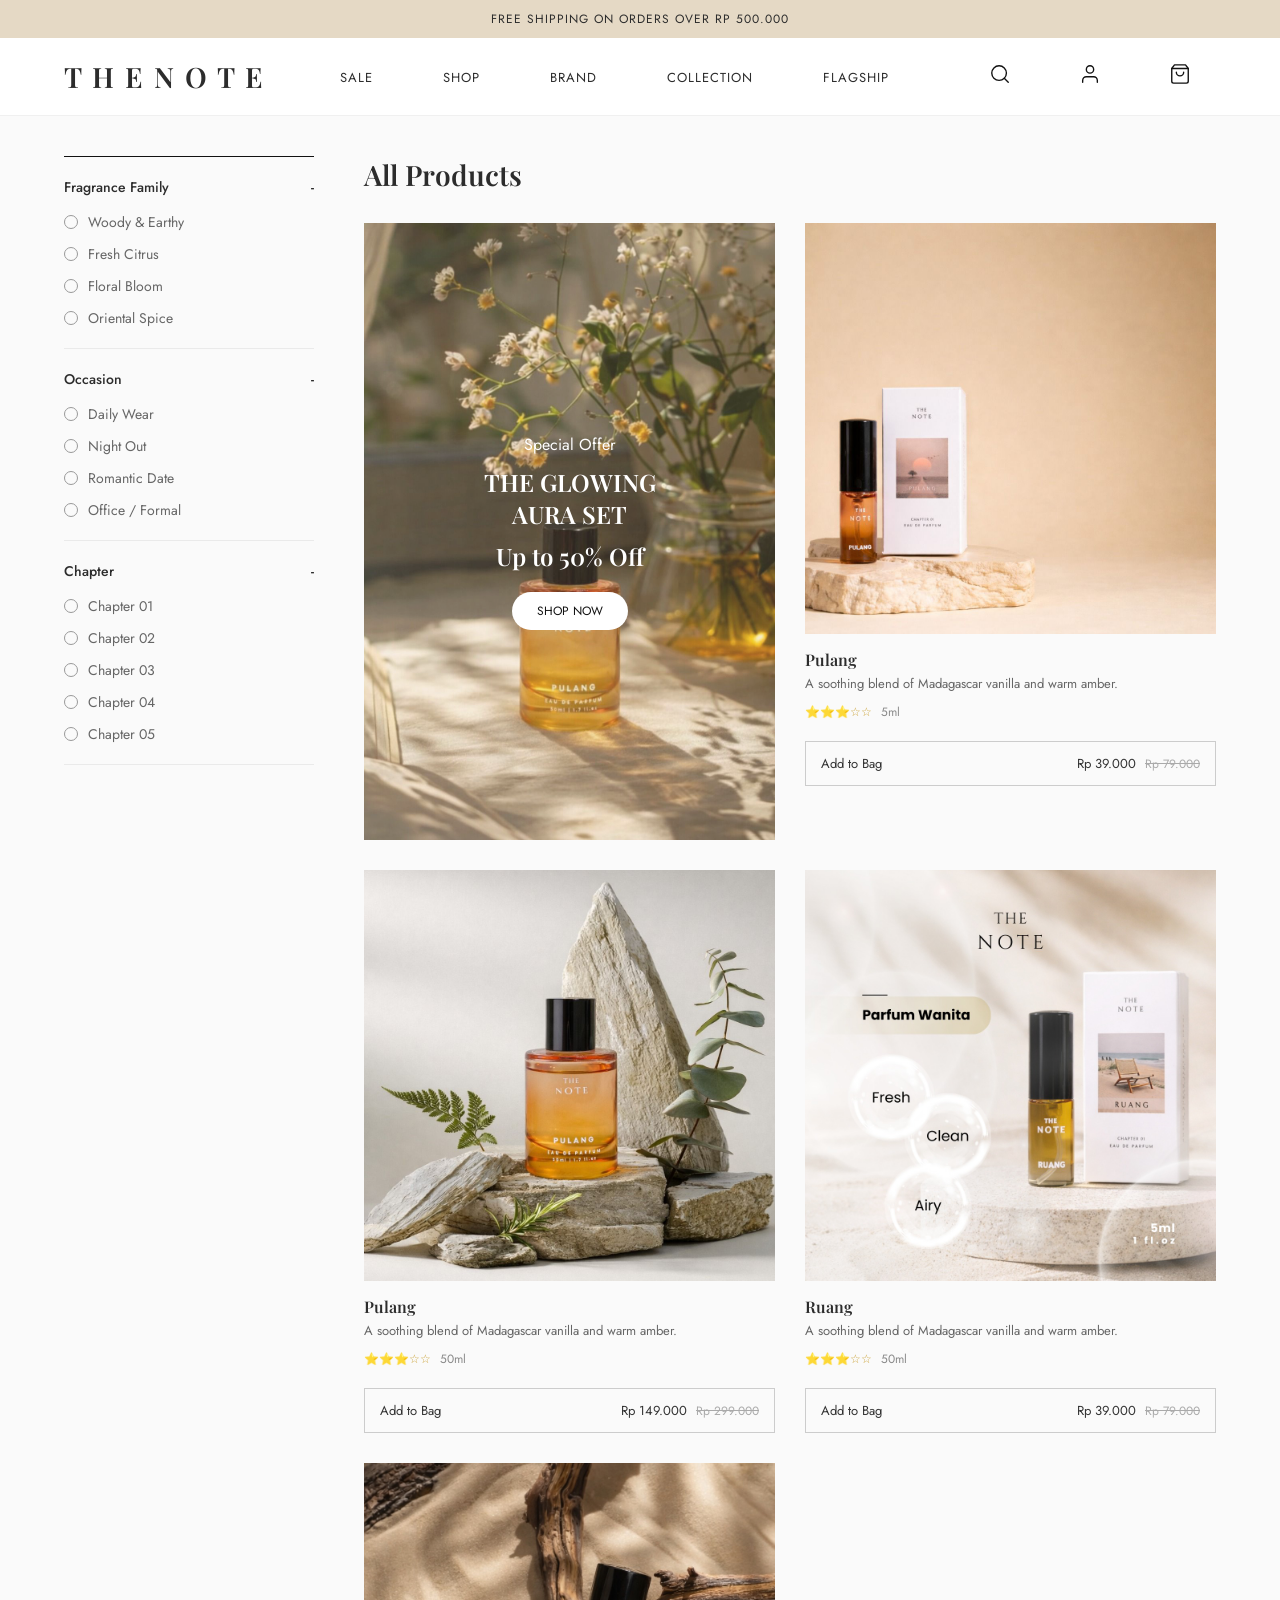
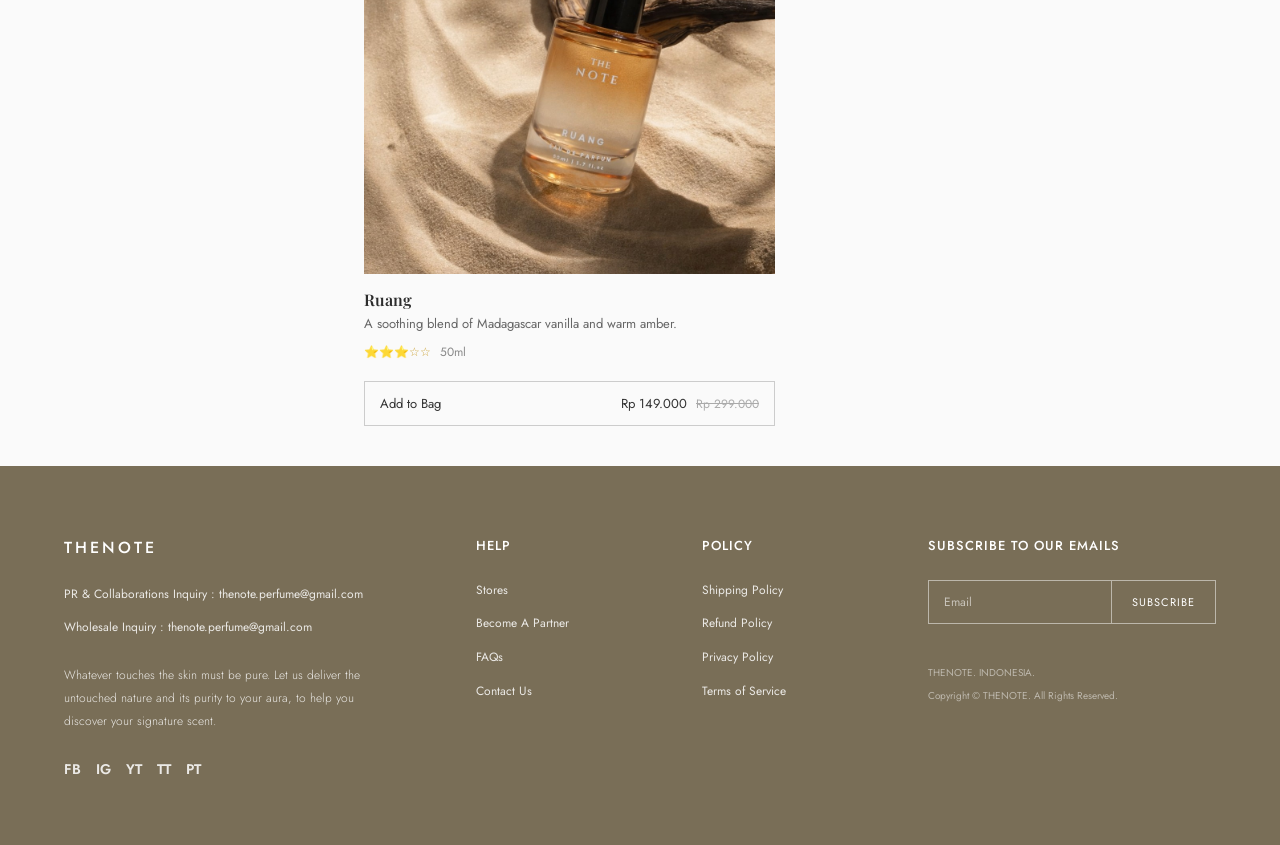
<file: all-products.html>
<!DOCTYPE html>
<html lang="id">
<head>
    <meta charset="UTF-8">
    <meta name="viewport" content="width=device-width, initial-scale=1.0">
    <title>All Products | TheNote</title>
    <link rel="stylesheet" href="style.css">
    <link href="https://fonts.googleapis.com/css2?family=Playfair+Display:wght@400;600&family=Jost:wght@300;400;500&display=swap" rel="stylesheet">
</head>
<body>
    <div class="top-banner">Free Shipping on Orders Over Rp 500.000</div>

   <nav class="navbar">
        <div class="logo">
            <a href="index.html">
                <h1>T H E N O T E</h1>
            </a>
        </div>
        
        <ul class="nav-links">
            <li><a href="sale.html">SALE</a></li>
            
            <li class="has-mega-menu">
                <a href="#" id="shop-menu-btn">SHOP</a>
                <div class="mega-menu">
                    <div class="mega-menu-inner">
                        <div class="menu-column">
                            <h4>Featured</h4>
                            <a href="all-products.html">All</a>
                            <a href="#">Best Sellers</a>
                            <a href="#">Save with sets</a>
                            <a href="#">Mini & Travel Sizes</a>
                        </div>
                        <div class="menu-column">
                            <h4>Chapter</h4>
                            <a href="chapter1.html">Chapter 01</a>
                            <a href="chapter2.html">Chapter 02</a>
                            <a href="chapter3.html">Chapter 03</a>
                            <a href="chapter4.html">Chapter 04</a>
                            <a href="chapter5.html">Chapter 05</a>
                        </div>
                    </div>
                </div>
            </li>
            
           <li class="has-mega-menu">
                <a href="brand.html" id="brand-menu-btn">BRAND</a>
                <div class="mega-menu">
                    <div class="mega-menu-inner" style="justify-content: flex-start; max-width: 1000px; padding: 30px 5%;">
                        <div class="menu-column" style="gap: 15px;">
                            <a href="brand.html" style="font-size: 15px;">About TheNote</a>
                            <a href="brand.html#ingredients" style="font-size: 15px;">Our Ingredients</a>
                        </div>
                    </div>
                </div>
            </li>

            <li class="has-mega-menu">
                <a href="collection.html" id="collection-menu-btn">COLLECTION</a>
            </li>

            <li><a href="flagship.html">FLAGSHIP</a></li>
        </ul>

        <div class="nav-icons">
            <a href="#" id="search-btn">
                <svg viewBox="0 0 24 24" width="22" height="22" stroke="currentColor" stroke-width="1.5" fill="none" stroke-linecap="round" stroke-linejoin="round"><circle cx="11" cy="11" r="8"></circle><line x1="21" y1="21" x2="16.65" y2="16.65"></line></svg>
            </a>
            
            <div class="search-overlay" id="search-overlay">
                <span class="close-search" id="close-search">&times;</span>
                <div class="search-content">
                    <h2>Temukan Aroma Anda</h2>
                    <input type="text" id="search-input" placeholder=" ">
                    <button id="search-submit">CARI AROMA</button>
                </div>
            </div>
            
            <a href="#" class="account-btn">
                <svg viewBox="0 0 24 24" width="22" height="22" stroke="currentColor" stroke-width="1.5" fill="none" stroke-linecap="round" stroke-linejoin="round"><path d="M20 21v-2a4 4 0 0 0-4-4H8a4 4 0 0 0-4 4v2"></path><circle cx="12" cy="7" r="4"></circle></svg>
            </a>
            
            <a href="#" class="cart-btn" style="position: relative;">
                <svg viewBox="0 0 24 24" width="22" height="22" stroke="currentColor" stroke-width="1.5" fill="none" stroke-linecap="round" stroke-linejoin="round"><path d="M6 2L3 6v14a2 2 0 0 0 2 2h14a2 2 0 0 0 2-2V6l-3-4z"></path><line x1="3" y1="6" x2="21" y2="6"></line><path d="M16 10a4 4 0 0 1-8 0"></path></svg>
                <span class="cart-badge">0</span>
            </a>
        </div>
    </nav>

    <div class="nav-overlay"></div>

    <main class="shop-page">
        <aside class="shop-sidebar">
            <div class="filter-group">
                <div class="filter-header">
                    Fragrance Family <span class="toggle-icon">-</span>
                </div>
                <div class="filter-options">
                    <label><input type="radio" name="family"> Woody & Earthy</label>
                    <label><input type="radio" name="family"> Fresh Citrus</label>
                    <label><input type="radio" name="family"> Floral Bloom</label>
                    <label><input type="radio" name="family"> Oriental Spice</label>
                </div>
            </div>

            <div class="filter-group">
                <div class="filter-header">
                    Occasion <span class="toggle-icon">-</span>
                </div>
                <div class="filter-options">
                    <label><input type="radio" name="occasion"> Daily Wear</label>
                    <label><input type="radio" name="occasion"> Night Out</label>
                    <label><input type="radio" name="occasion"> Romantic Date</label>
                    <label><input type="radio" name="occasion"> Office / Formal</label>
                </div>
            </div>

            <div class="filter-group">
                <div class="filter-header">
                    Chapter <span class="toggle-icon">-</span>
                </div>
                <div class="filter-options">
                    <label><input type="radio" name="type"> Chapter 01</label>
                    <label><input type="radio" name="type"> Chapter 02</label>
                    <label><input type="radio" name="type"> Chapter 03</label>
                    <label><input type="radio" name="type"> Chapter 04</label>
                    <label><input type="radio" name="type"> Chapter 05</label>
                </div>
            </div>
        </aside>

        <section class="shop-content">
            <h2 class="page-title">All Products</h2>
            
            <div class="products-grid">
                
                <div class="product-card promo-banner">
                    <img src="images\parfum1.jpeg" alt="Exclusive Promo">
                    <div class="promo-text-overlay">
                        <p>Special Offer</p>
                        <h3>THE GLOWING<br>AURA SET</h3>
                        <h2>Up to 50% Off</h2>
                        <a href="#" class="btn-promo">SHOP NOW</a>
                    </div>
                </div>

                <div class="product-card">
                    <div class="card-image">
                        <img src="images\parfum2.jpeg" alt="Pulang">
                    </div>
                    <div class="card-details">
                        <h3 class="item-name">Pulang</h3>
                        <p class="item-desc">A soothing blend of Madagascar vanilla and warm amber.</p>
                        <div class="item-rating">⭐⭐⭐☆☆ <span>5ml</span></div>
                        
                        <button class="add-to-bag-btn">
                            <span class="btn-text">Add to Bag</span>
                            <span class="btn-price">Rp 39.000 <del>Rp 79.000</del></span>
                        </button>
                    </div>
                </div>

                <div class="product-card">
                    <div class="card-image">
                        <img src="images\parfum7.jpeg" alt="Pulang">
                    </div>
                    <div class="card-details">
                        <h3 class="item-name">Pulang</h3>
                        <p class="item-desc">A soothing blend of Madagascar vanilla and warm amber.</p>
                        <div class="item-rating">⭐⭐⭐☆☆ <span>50ml</span></div>
                        
                        <button class="add-to-bag-btn">
                            <span class="btn-text">Add to Bag</span>
                            <span class="btn-price">Rp 149.000 <del>Rp 299.000</del></span>
                        </button>
                    </div>
                 </div>

                 <div class="product-card">
                    <div class="card-image">
                        <img src="images\ruang4.jpeg" alt="Ruang">
                    </div>
                    <div class="card-details">
                        <h3 class="item-name">Ruang</h3>
                        <p class="item-desc">A soothing blend of Madagascar vanilla and warm amber.</p>
                        <div class="item-rating">⭐⭐⭐☆☆ <span>50ml</span></div>
                        
                        <button class="add-to-bag-btn">
                            <span class="btn-text">Add to Bag</span>
                            <span class="btn-price">Rp 39.000 <del>Rp 79.000</del></span>
                        </button>
                    </div>
                </div>

                <div class="product-card">
                    <div class="card-image">
                        <img src="images\Ruang1.jpeg" alt="Ruang">
                    </div>
                    <div class="card-details">
                        <h3 class="item-name">Ruang</h3>
                        <p class="item-desc">A soothing blend of Madagascar vanilla and warm amber.</p>
                        <div class="item-rating">⭐⭐⭐☆☆ <span>50ml</span></div>
                        
                        <button class="add-to-bag-btn">
                            <span class="btn-text">Add to Bag</span>
                            <span class="btn-price">Rp 149.000 <del>Rp 299.000</del></span>
                        </button>
                    </div>
                </div>

            </div>
        </section>
    </main>

    <footer class="site-footer">
        <div class="footer-container">
            <div class="footer-col brand-info">
                <h3>THENOTE</h3>
                
                <p>PR & Collaborations Inquiry : thenote.perfume@gmail.com</p>
                <p>Wholesale Inquiry :   thenote.perfume@gmail.com</p>
                <p class="footer-philosophy">Whatever touches the skin must be pure. Let us deliver the untouched nature and its purity to your aura, to help you discover your signature scent.</p>
                
                <div class="social-icons">
                    <a href="#">Fb</a>
                    <a href="#">Ig</a>
                    <a href="#">Yt</a>
                    <a href="#">Tt</a>
                    <a href="#">Pt</a>
                </div>
            </div>

            <div class="footer-col links-col">
                <h4>HELP</h4>
                <a href="#">Stores</a>
                <a href="#">Become A Partner</a>
                <a href="#">FAQs</a>
                <a href="#">Contact Us</a>
            </div>

            <div class="footer-col links-col">
                <h4>POLICY</h4>
                <a href="#">Shipping Policy</a>
                <a href="#">Refund Policy</a>
                <a href="#">Privacy Policy</a>
                <a href="#">Terms of Service</a>
            </div>

            <div class="footer-col subscribe-col">
                <h4>Subscribe to our emails</h4>
                <form id="subscribe-form" class="subscribe-form">
                    <input type="email" placeholder="Email" required>
                    <button type="submit">SUBSCRIBE</button>
                </form>
                <div class="copyright">
                    <p>THENOTE. INDONESIA.</p>
                    <p>Copyright © THENOTE. All Rights Reserved.</p>
                </div>
            </div>
        </div>
    </footer>

    <script src="script.js"></script>

</body>
</html>
</file>
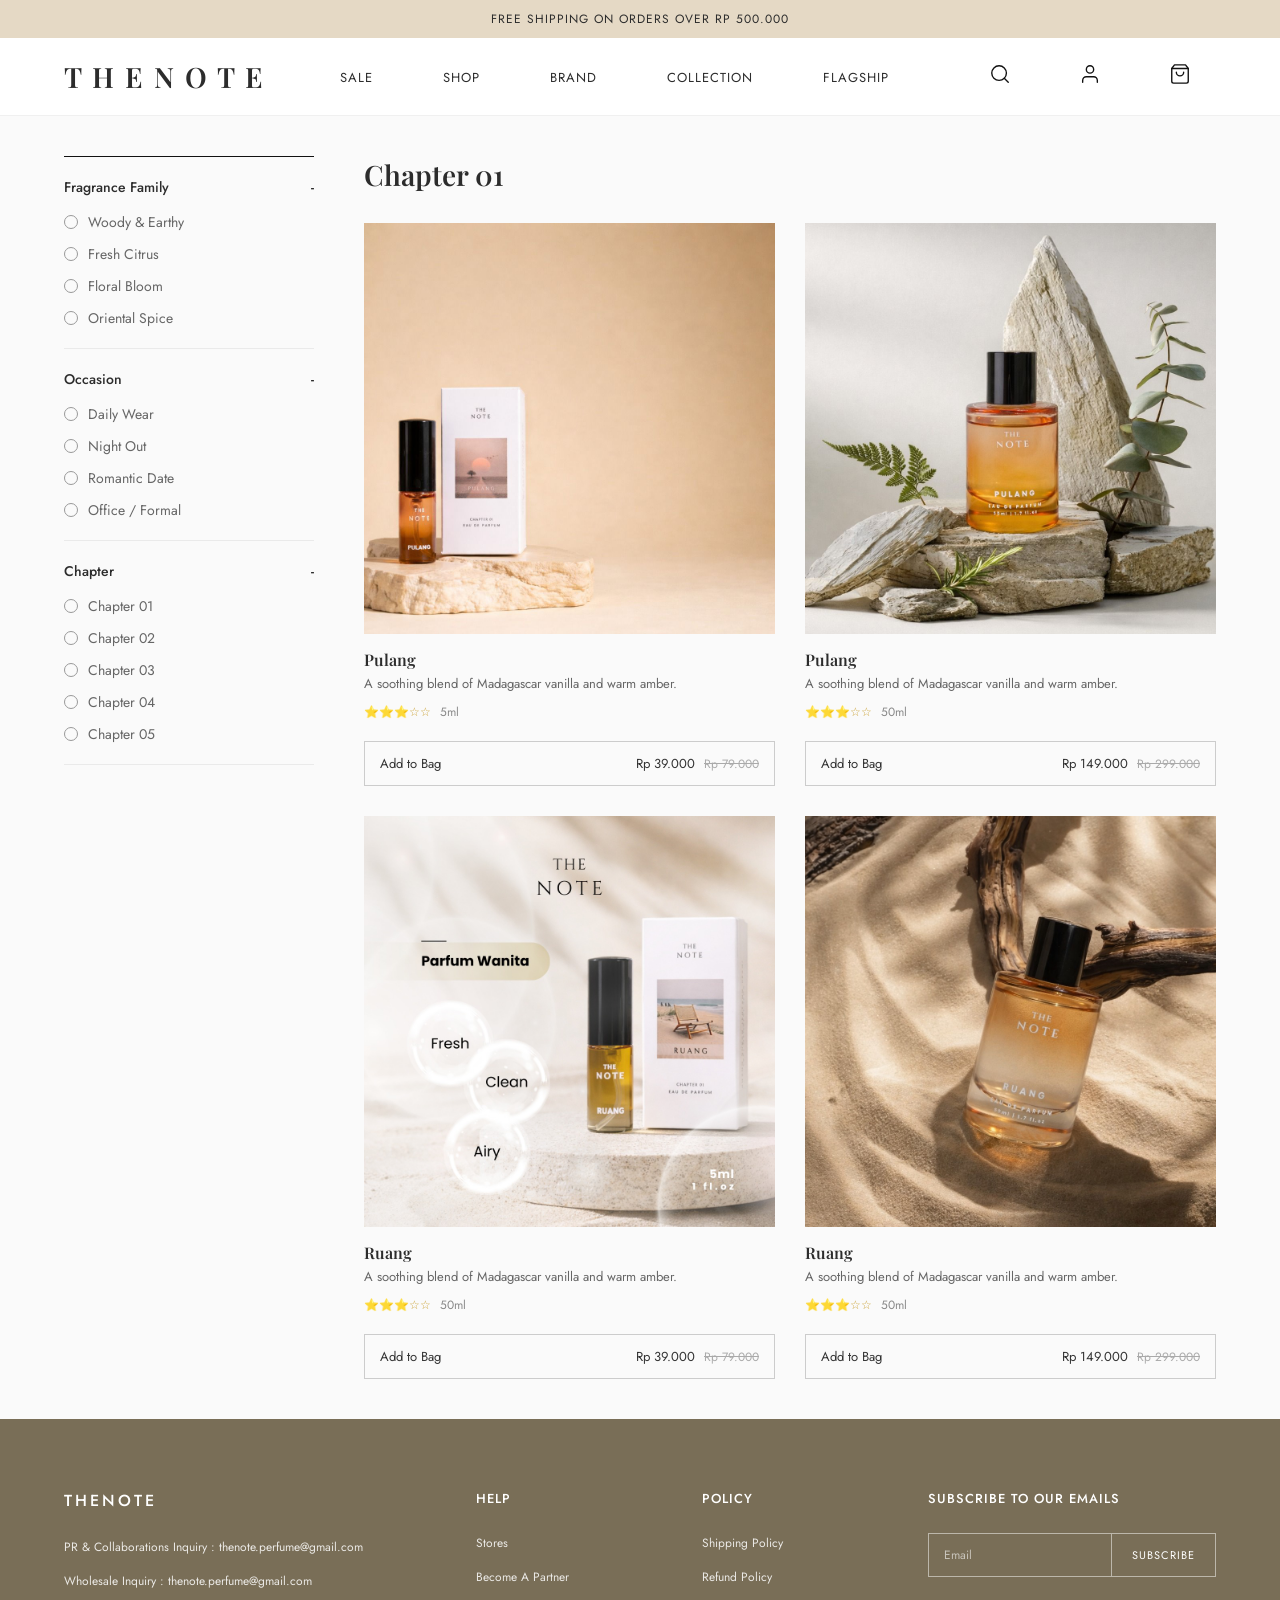
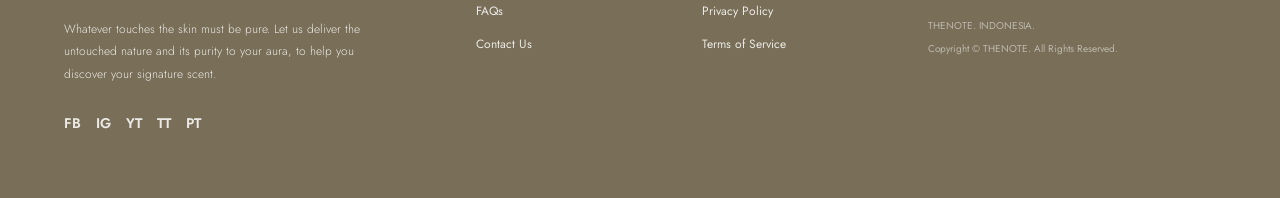
<file: chapter1.html>
<!DOCTYPE html>
<html lang="id">
<head>
    <meta charset="UTF-8">
    <meta name="viewport" content="width=device-width, initial-scale=1.0">
    <title>Chapter01 | TheNote</title>
    <link rel="stylesheet" href="style.css">
    <link href="https://fonts.googleapis.com/css2?family=Playfair+Display:wght@400;600&family=Jost:wght@300;400;500&display=swap" rel="stylesheet">
</head>
<body>
    <div class="top-banner">Free Shipping on Orders Over Rp 500.000</div>

   <nav class="navbar">
        <div class="logo">
            <a href="index.html">
                <h1>T H E N O T E</h1>
            </a>
        </div>
        
        <ul class="nav-links">
            <li><a href="sale.html">SALE</a></li>
            
            <li class="has-mega-menu">
                <a href="#" id="shop-menu-btn">SHOP</a>
                <div class="mega-menu">
                    <div class="mega-menu-inner">
                        <div class="menu-column">
                            <h4>Featured</h4>
                            <a href="all-products.html">All</a>
                            <a href="#">Best Sellers</a>
                            <a href="#">Save with sets</a>
                            <a href="#">Mini & Travel Sizes</a>
                        </div>
                        <div class="menu-column">
                            <h4>Chapter</h4>
                            <a href="chapter1.html">Chapter 01</a>
                            <a href="chapter2.html">Chapter 02</a>
                            <a href="chapter3.html">Chapter 03</a>
                            <a href="chapter4.html">Chapter 04</a>
                            <a href="chapter5.html">Chapter 05</a>
                        </div>
                    </div>
                </div>
            </li>
            
           <li class="has-mega-menu">
                <a href="brand.html" id="brand-menu-btn">BRAND</a>
                <div class="mega-menu">
                    <div class="mega-menu-inner" style="justify-content: flex-start; max-width: 1000px; padding: 30px 5%;">
                        <div class="menu-column" style="gap: 15px;">
                            <a href="brand.html" style="font-size: 15px;">About TheNote</a>
                            <a href="brand.html#ingredients" style="font-size: 15px;">Our Ingredients</a>
                        </div>
                    </div>
                </div>
            </li>

            <li class="has-mega-menu">
                <a href="collection.html" id="collection-menu-btn">COLLECTION</a>
            </li>

            <li><a href="flagship.html">FLAGSHIP</a></li>
        </ul>

        <div class="nav-icons">
            <a href="#" id="search-btn">
                <svg viewBox="0 0 24 24" width="22" height="22" stroke="currentColor" stroke-width="1.5" fill="none" stroke-linecap="round" stroke-linejoin="round"><circle cx="11" cy="11" r="8"></circle><line x1="21" y1="21" x2="16.65" y2="16.65"></line></svg>
            </a>
            
            <div class="search-overlay" id="search-overlay">
                <span class="close-search" id="close-search">&times;</span>
                <div class="search-content">
                    <h2>Temukan Aroma Anda</h2>
                    <input type="text" id="search-input" placeholder=" ">
                    <button id="search-submit">CARI AROMA</button>
                </div>
            </div>
            
            <a href="#" class="account-btn">
                <svg viewBox="0 0 24 24" width="22" height="22" stroke="currentColor" stroke-width="1.5" fill="none" stroke-linecap="round" stroke-linejoin="round"><path d="M20 21v-2a4 4 0 0 0-4-4H8a4 4 0 0 0-4 4v2"></path><circle cx="12" cy="7" r="4"></circle></svg>
            </a>
            
            <a href="#" class="cart-btn" style="position: relative;">
                <svg viewBox="0 0 24 24" width="22" height="22" stroke="currentColor" stroke-width="1.5" fill="none" stroke-linecap="round" stroke-linejoin="round"><path d="M6 2L3 6v14a2 2 0 0 0 2 2h14a2 2 0 0 0 2-2V6l-3-4z"></path><line x1="3" y1="6" x2="21" y2="6"></line><path d="M16 10a4 4 0 0 1-8 0"></path></svg>
                <span class="cart-badge">0</span>
            </a>
        </div>
    </nav>

    <div class="nav-overlay"></div>

    <main class="shop-page">
        <aside class="shop-sidebar">
            <div class="filter-group">
                <div class="filter-header">
                    Fragrance Family <span class="toggle-icon">-</span>
                </div>
                <div class="filter-options">
                    <label><input type="radio" name="family"> Woody & Earthy</label>
                    <label><input type="radio" name="family"> Fresh Citrus</label>
                    <label><input type="radio" name="family"> Floral Bloom</label>
                    <label><input type="radio" name="family"> Oriental Spice</label>
                </div>
            </div>

            <div class="filter-group">
                <div class="filter-header">
                    Occasion <span class="toggle-icon">-</span>
                </div>
                <div class="filter-options">
                    <label><input type="radio" name="occasion"> Daily Wear</label>
                    <label><input type="radio" name="occasion"> Night Out</label>
                    <label><input type="radio" name="occasion"> Romantic Date</label>
                    <label><input type="radio" name="occasion"> Office / Formal</label>
                </div>
            </div>

            <div class="filter-group">
                <div class="filter-header">
                    Chapter <span class="toggle-icon">-</span>
                </div>
                <div class="filter-options">
                    <label><input type="radio" name="type"> Chapter 01</label>
                    <label><input type="radio" name="type"> Chapter 02</label>
                    <label><input type="radio" name="type"> Chapter 03</label>
                    <label><input type="radio" name="type"> Chapter 04</label>
                    <label><input type="radio" name="type"> Chapter 05</label>
                </div>
            </div>
        </aside>

        <section class="shop-content">
            <h2 class="page-title">Chapter 01</h2>
            
            <div class="products-grid">

                <div class="product-card">
                    <div class="card-image">
                        <img src="images\parfum2.jpeg" alt="Pulang">
                    </div>
                    <div class="card-details">
                        <h3 class="item-name">Pulang</h3>
                        <p class="item-desc">A soothing blend of Madagascar vanilla and warm amber.</p>
                        <div class="item-rating">⭐⭐⭐☆☆ <span>5ml</span></div>
                        
                        <button class="add-to-bag-btn">
                            <span class="btn-text">Add to Bag</span>
                            <span class="btn-price">Rp 39.000 <del>Rp 79.000</del></span>
                        </button>
                    </div>
                </div>

                <div class="product-card">
                    <div class="card-image">
                        <img src="images\parfum7.jpeg" alt="Pulang">
                    </div>
                    <div class="card-details">
                        <h3 class="item-name">Pulang</h3>
                        <p class="item-desc">A soothing blend of Madagascar vanilla and warm amber.</p>
                        <div class="item-rating">⭐⭐⭐☆☆ <span>50ml</span></div>
                        
                        <button class="add-to-bag-btn">
                            <span class="btn-text">Add to Bag</span>
                            <span class="btn-price">Rp 149.000 <del>Rp 299.000</del></span>
                        </button>
                    </div>
                 </div>

                 <div class="product-card">
                    <div class="card-image">
                        <img src="images\ruang4.jpeg" alt="Ruang">
                    </div>
                    <div class="card-details">
                        <h3 class="item-name">Ruang</h3>
                        <p class="item-desc">A soothing blend of Madagascar vanilla and warm amber.</p>
                        <div class="item-rating">⭐⭐⭐☆☆ <span>50ml</span></div>
                        
                        <button class="add-to-bag-btn">
                            <span class="btn-text">Add to Bag</span>
                            <span class="btn-price">Rp 39.000 <del>Rp 79.000</del></span>
                        </button>
                    </div>
                </div>

                <div class="product-card">
                    <div class="card-image">
                        <img src="images\Ruang1.jpeg" alt="Ruang">
                    </div>
                    <div class="card-details">
                        <h3 class="item-name">Ruang</h3>
                        <p class="item-desc">A soothing blend of Madagascar vanilla and warm amber.</p>
                        <div class="item-rating">⭐⭐⭐☆☆ <span>50ml</span></div>
                        
                        <button class="add-to-bag-btn">
                            <span class="btn-text">Add to Bag</span>
                            <span class="btn-price">Rp 149.000 <del>Rp 299.000</del></span>
                        </button>
                    </div>
                </div>

            </div>
        </section>
    </main>

    <footer class="site-footer">
        <div class="footer-container">
            <div class="footer-col brand-info">
                <h3>THENOTE</h3>
                
                <p>PR & Collaborations Inquiry : thenote.perfume@gmail.com</p>
                <p>Wholesale Inquiry :   thenote.perfume@gmail.com</p>
                <p class="footer-philosophy">Whatever touches the skin must be pure. Let us deliver the untouched nature and its purity to your aura, to help you discover your signature scent.</p>
                
                <div class="social-icons">
                    <a href="#">Fb</a>
                    <a href="#">Ig</a>
                    <a href="#">Yt</a>
                    <a href="#">Tt</a>
                    <a href="#">Pt</a>
                </div>
            </div>

            <div class="footer-col links-col">
                <h4>HELP</h4>
                <a href="#">Stores</a>
                <a href="#">Become A Partner</a>
                <a href="#">FAQs</a>
                <a href="#">Contact Us</a>
            </div>

            <div class="footer-col links-col">
                <h4>POLICY</h4>
                <a href="#">Shipping Policy</a>
                <a href="#">Refund Policy</a>
                <a href="#">Privacy Policy</a>
                <a href="#">Terms of Service</a>
            </div>

            <div class="footer-col subscribe-col">
                <h4>Subscribe to our emails</h4>
                <form id="subscribe-form" class="subscribe-form">
                    <input type="email" placeholder="Email" required>
                    <button type="submit">SUBSCRIBE</button>
                </form>
                <div class="copyright">
                    <p>THENOTE. INDONESIA.</p>
                    <p>Copyright © THENOTE. All Rights Reserved.</p>
                </div>
            </div>
        </div>
    </footer>

    <script src="script.js"></script>
</body>
</html>
</file>
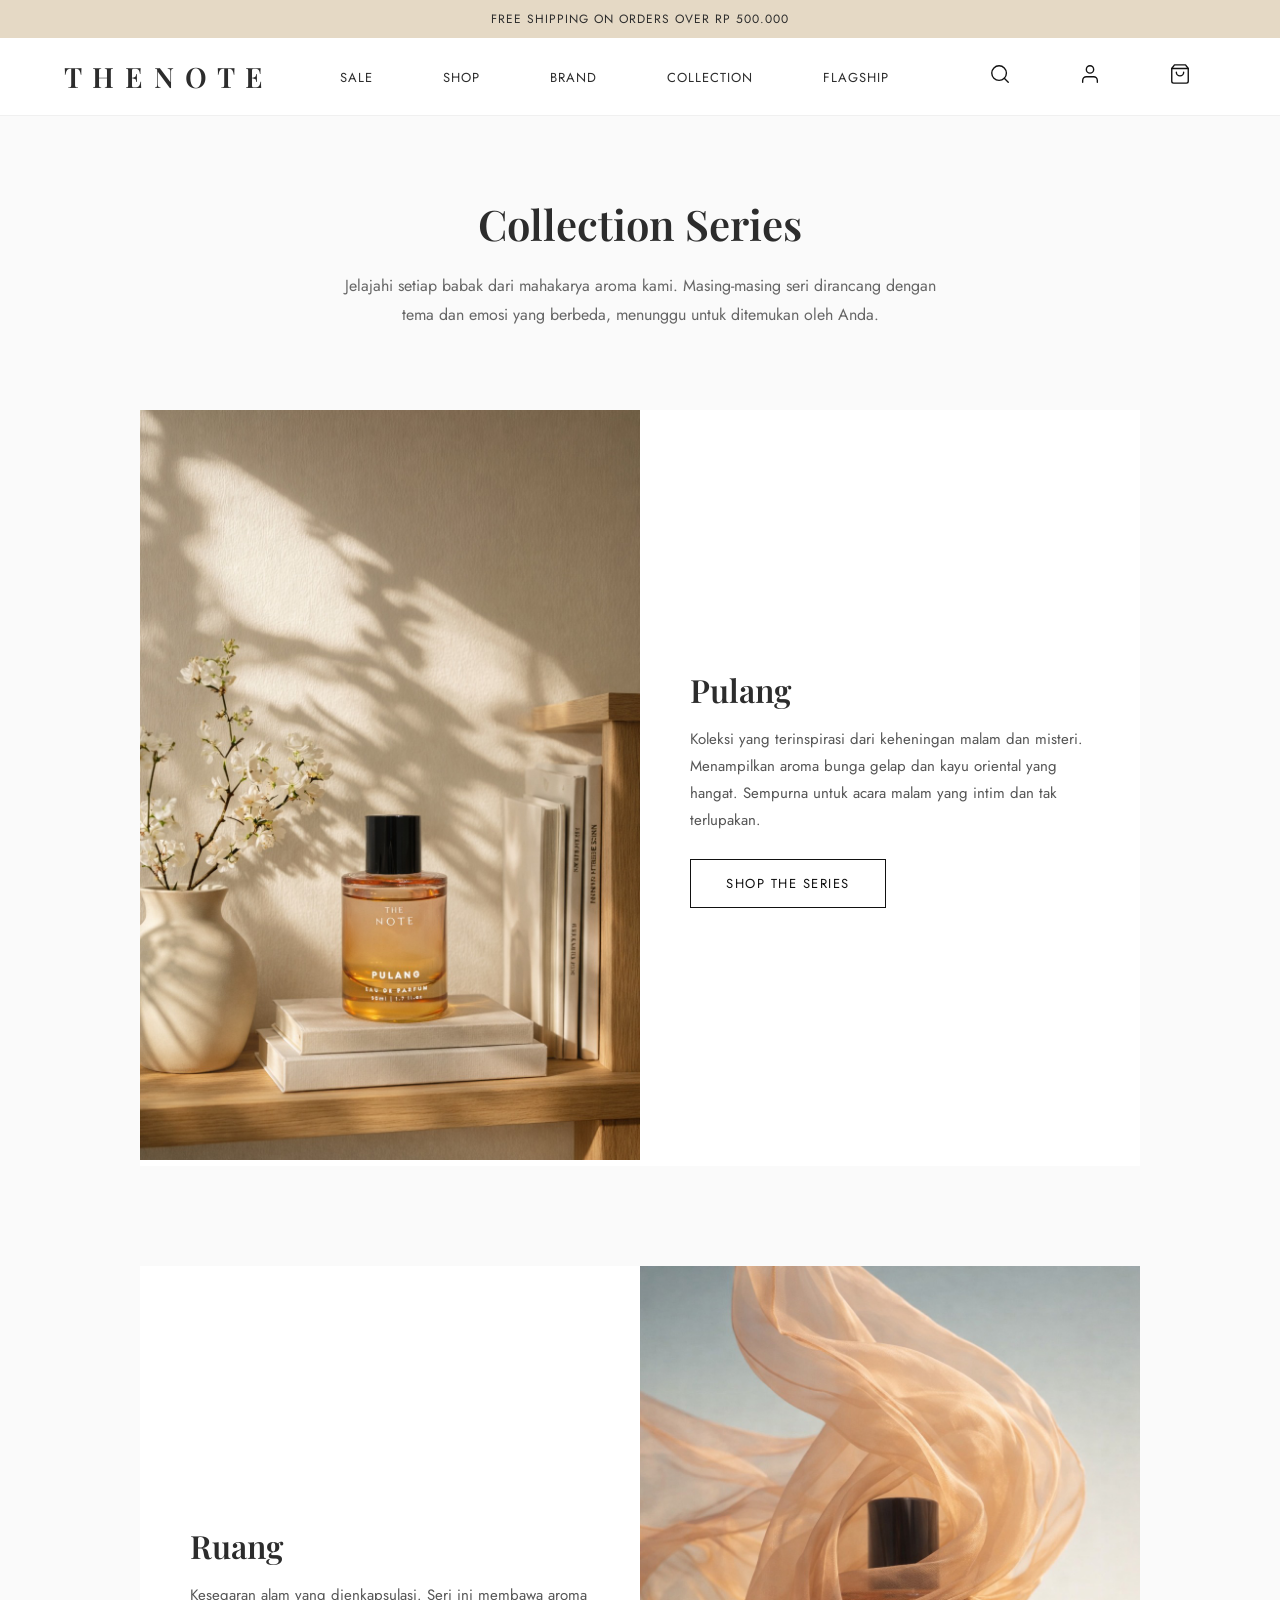
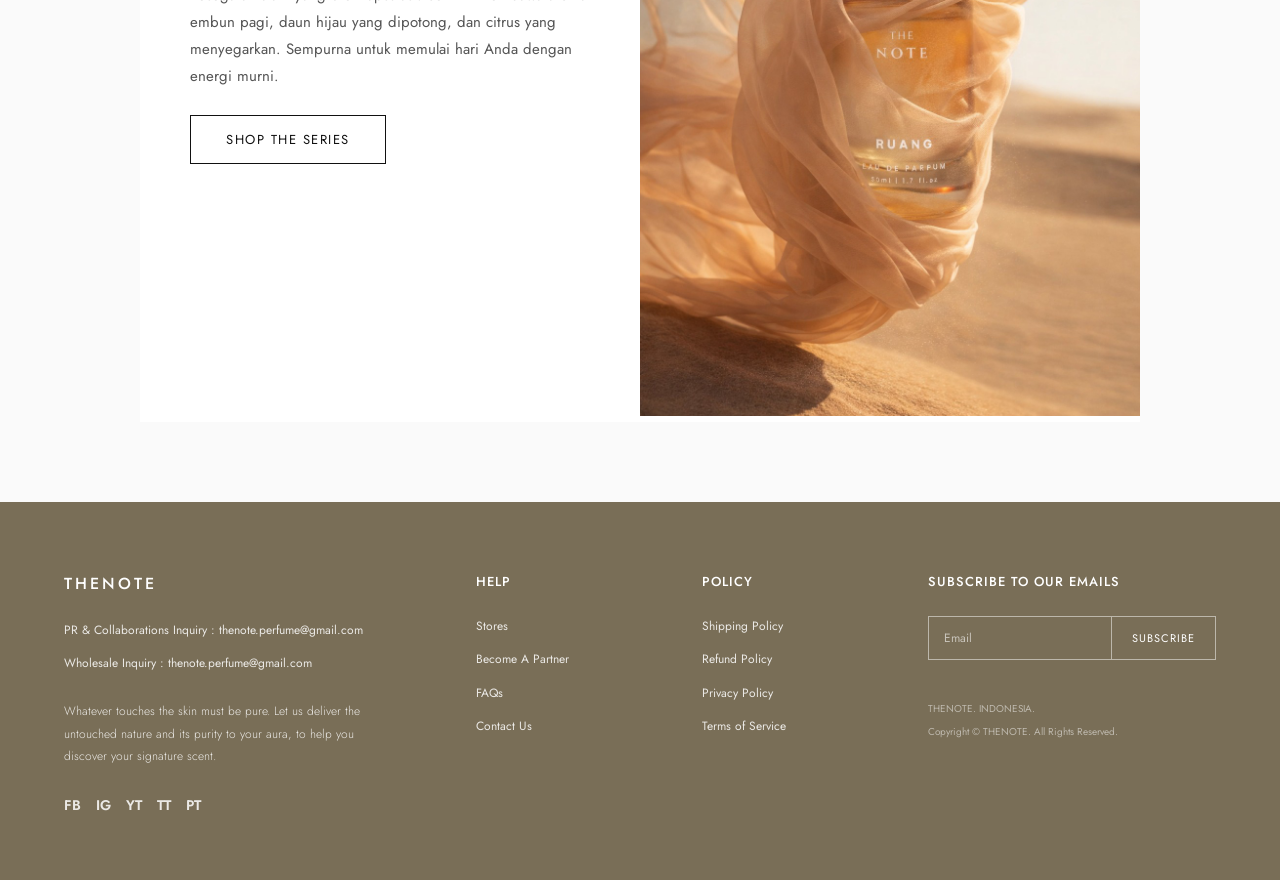
<file: collection.html>
<!DOCTYPE html>
<html lang="id">
<head>
    <meta charset="UTF-8">
    <meta name="viewport" content="width=device-width, initial-scale=1.0">
    <title>Collections Series | TheNote</title>
    <link rel="stylesheet" href="style.css">
    <link href="https://fonts.googleapis.com/css2?family=Playfair+Display:ital,wght@0,400;0,600;1,400&family=Jost:wght@300;400;500&display=swap" rel="stylesheet">
</head>
<body>
    <div class="top-banner">Free Shipping on Orders Over Rp 500.000</div>

   <nav class="navbar">
        <div class="logo">
            <a href="index.html">
                <h1>T H E N O T E</h1>
            </a>
        </div>
        
        <ul class="nav-links">
            <li><a href="sale.html">SALE</a></li>
            
            <li class="has-mega-menu">
                <a href="#" id="shop-menu-btn">SHOP</a>
                <div class="mega-menu">
                    <div class="mega-menu-inner">
                        <div class="menu-column">
                            <h4>Featured</h4>
                            <a href="all-products.html">All</a>
                            <a href="#">Best Sellers</a>
                            <a href="#">Save with sets</a>
                            <a href="#">Mini & Travel Sizes</a>
                        </div>
                        <div class="menu-column">
                            <h4>Chapter</h4>
                            <a href="chapter1.html">Chapter 01</a>
                            <a href="chapter2.html">Chapter 02</a>
                            <a href="chapter3.html">Chapter 03</a>
                            <a href="chapter4.html">Chapter 04</a>
                            <a href="chapter5.html">Chapter 05</a>
                        </div>
                    </div>
                </div>
            </li>
            
           <li class="has-mega-menu">
                <a href="brand.html" id="brand-menu-btn">BRAND</a>
                <div class="mega-menu">
                    <div class="mega-menu-inner" style="justify-content: flex-start; max-width: 1000px; padding: 30px 5%;">
                        <div class="menu-column" style="gap: 15px;">
                            <a href="brand.html" style="font-size: 15px;">About TheNote</a>
                            <a href="brand.html#ingredients" style="font-size: 15px;">Our Ingredients</a>
                        </div>
                    </div>
                </div>
            </li>

            <li class="has-mega-menu">
                <a href="collection.html" id="collection-menu-btn">COLLECTION</a>
            </li>

            <li><a href="flagship.html">FLAGSHIP</a></li>
        </ul>

        <div class="nav-icons">
            <a href="#" id="search-btn">
                <svg viewBox="0 0 24 24" width="22" height="22" stroke="currentColor" stroke-width="1.5" fill="none" stroke-linecap="round" stroke-linejoin="round"><circle cx="11" cy="11" r="8"></circle><line x1="21" y1="21" x2="16.65" y2="16.65"></line></svg>
            </a>
            
            <div class="search-overlay" id="search-overlay">
                <span class="close-search" id="close-search">&times;</span>
                <div class="search-content">
                    <h2>Temukan Aroma Anda</h2>
                    <input type="text" id="search-input" placeholder=" ">
                    <button id="search-submit">CARI AROMA</button>
                </div>
            </div>
            
            <a href="#" class="account-btn">
                <svg viewBox="0 0 24 24" width="22" height="22" stroke="currentColor" stroke-width="1.5" fill="none" stroke-linecap="round" stroke-linejoin="round"><path d="M20 21v-2a4 4 0 0 0-4-4H8a4 4 0 0 0-4 4v2"></path><circle cx="12" cy="7" r="4"></circle></svg>
            </a>
            
            <a href="#" class="cart-btn" style="position: relative;">
                <svg viewBox="0 0 24 24" width="22" height="22" stroke="currentColor" stroke-width="1.5" fill="none" stroke-linecap="round" stroke-linejoin="round"><path d="M6 2L3 6v14a2 2 0 0 0 2 2h14a2 2 0 0 0 2-2V6l-3-4z"></path><line x1="3" y1="6" x2="21" y2="6"></line><path d="M16 10a4 4 0 0 1-8 0"></path></svg>
                <span class="cart-badge">0</span>
            </a>
        </div>
    </nav>

    <div class="nav-overlay"></div>

    <main class="collection-page" style="background-color: #FAFAFA; padding: 80px 5%; text-align: center;">
        
        <div class="collection-header fade-in" style="margin-bottom: 80px;">
            <h2 style="font-family: 'Playfair Display', serif; font-size: 42px; margin-bottom: 20px;">Collection Series</h2>
            <p style="font-size: 16px; color: #666; max-width: 600px; margin: 0 auto; line-height: 1.8;">
                Jelajahi setiap babak dari mahakarya aroma kami. Masing-masing seri dirancang dengan tema dan emosi yang berbeda, menunggu untuk ditemukan oleh Anda.
            </p>
        </div>

        <div class="collection-list" style="display: flex; flex-direction: column; gap: 100px; align-items: center;">
            
            <div id="midnight-series" class="col-series fade-in" style="display: flex; align-items: center; max-width: 1000px; text-align: left; background: #fff;">
                <div style="width: 50%;">
                    <img src="images\parfum8.jpg" alt="Pulang" style="width: 100%; height: 100%; object-fit: cover;">
                </div>
                <div style="width: 50%; padding: 50px;">
                    <h3 style="font-family: 'Playfair Display', serif; font-size: 32px; margin-bottom: 15px;">Pulang</h3>
                    <p style="font-size: 15px; color: #555; line-height: 1.8; margin-bottom: 25px;">
                        Koleksi yang terinspirasi dari keheningan malam dan misteri. Menampilkan aroma bunga gelap dan kayu oriental yang hangat. Sempurna untuk acara malam yang intim dan tak terlupakan.
                    </p>
                    <a href="all-products.html" class="btn-outline">Shop The Series</a>
                </div>
            </div>

            <div id="nature-series" class="col-series fade-in" style="display: flex; align-items: center; max-width: 1000px; text-align: left; background: #fff; flex-direction: row-reverse;">
                <div style="width: 50%;">
                    <img src="images\Ruang2.jpeg" alt="Ruang" style="width: 100%; height: 100%; object-fit: cover;">
                </div>
                <div style="width: 50%; padding: 50px;">
                    <h3 style="font-family: 'Playfair Display', serif; font-size: 32px; margin-bottom: 15px;">Ruang</h3>
                    <p style="font-size: 15px; color: #555; line-height: 1.8; margin-bottom: 25px;">
                        Kesegaran alam yang dienkapsulasi. Seri ini membawa aroma embun pagi, daun hijau yang dipotong, dan citrus yang menyegarkan. Sempurna untuk memulai hari Anda dengan energi murni.
                    </p>
                    <a href="all-products.html" class="btn-outline">Shop The Series</a>
                </div>
            </div>

        </div>
    </main>

<footer class="site-footer">
        <div class="footer-container">
            <div class="footer-col brand-info">
                <h3>THENOTE</h3>
                
                <p>PR & Collaborations Inquiry : thenote.perfume@gmail.com</p>
                <p>Wholesale Inquiry :   thenote.perfume@gmail.com</p>
                <p class="footer-philosophy">Whatever touches the skin must be pure. Let us deliver the untouched nature and its purity to your aura, to help you discover your signature scent.</p>
                
                <div class="social-icons">
                    <a href="#">Fb</a>
                    <a href="#">Ig</a>
                    <a href="#">Yt</a>
                    <a href="#">Tt</a>
                    <a href="#">Pt</a>
                </div>
            </div>

            <div class="footer-col links-col">
                <h4>HELP</h4>
                <a href="#">Stores</a>
                <a href="#">Become A Partner</a>
                <a href="#">FAQs</a>
                <a href="#">Contact Us</a>
            </div>

            <div class="footer-col links-col">
                <h4>POLICY</h4>
                <a href="#">Shipping Policy</a>
                <a href="#">Refund Policy</a>
                <a href="#">Privacy Policy</a>
                <a href="#">Terms of Service</a>
            </div>

            <div class="footer-col subscribe-col">
                <h4>Subscribe to our emails</h4>
                <form id="subscribe-form" class="subscribe-form">
                    <input type="email" placeholder="Email" required>
                    <button type="submit">SUBSCRIBE</button>
                </form>
                <div class="copyright">
                    <p>THENOTE. INDONESIA.</p>
                    <p>Copyright © THENOTE. All Rights Reserved.</p>
                </div>
            </div>
        </div>
    </footer>

    <script src="script.js"></script>
</body>
</html>
</file>
<file: style.css>
/* Reset & Base Styles */
* {
    margin: 0;
    padding: 0;
    box-sizing: border-box;
}

body {
    font-family: 'Jost', sans-serif;
    color: #2c2c2c;
    background-color: #FAFAFA;
}

h1, h2, h3, .logo {
    font-family: 'Playfair Display', serif;
    font-weight: 600;
}

/* MENGHILANGKAN GARIS BAWAH SECARA DEFAULT */
a {
    text-decoration: none; 
    color: inherit;
    transition: color 0.3s;
}

/* Memunculkan garis bawah hanya pada area tertentu saat di-hover, atau ubah warna */
a:hover {
    color: #888;
}

/* Top Banner */
.top-banner {
    background-color: #e5d9c5;
    text-align: center;
    padding: 10px;
    font-size: 12px;
    letter-spacing: 1px;
    text-transform: uppercase;
}

/* Navbar */
.navbar {
    display: flex;
    justify-content: space-between;
    align-items: center;
    padding: 20px 5%;
    background-color: #ffffff;
    position: sticky;
    top: 0;
    z-index: 1001;
    border-bottom: 1px solid #f0f0f0;
}

.nav-links a, .nav-icons a {
    margin: 0 15px;
    font-size: 13px;
    text-transform: uppercase;
    letter-spacing: 1px;
    color: #2c2c2c;
    cursor: pointer;
    pointer-events: auto;
}

.nav-icons a {
    opacity: 1;
    font-weight: 500;
    position: relative;
    z-index: 1100;
    display: inline-block;
    padding: 5px 10px;
}

.nav-icons {
    position: relative;
    z-index: 1100;
    display: flex;
    gap: 15px;
}

.nav-icons a:hover {
    color: #000;
}

.logo h1 {
    font-size: 28px;
    letter-spacing: 2px;
}

/* Hero Section */
.hero {
    position: relative;
    width: 100%;
    height: auto; 
    overflow: hidden;
    text-align: center;
    color: #fff;
}

.hero-bg {
    width: 100%;
    height: auto;
    display: block;
}

.hero-content {
    position: absolute;
    top: 50%;
    left: 50%;
    transform: translate(-50%, -50%);
    max-width: 600px;
    padding: 20px;
    z-index: 10;
    width: 100%;
}

.hero-content h2 {
    font-size: 52px;
    margin-bottom: 15px;
    letter-spacing: 1px;
    text-shadow: 2px 2px 8px rgba(0,0,0,0.5); 
}

.hero-content p {
    font-size: 18px;
    margin-bottom: 35px;
    font-weight: 300;
    text-shadow: 1px 1px 5px rgba(0,0,0,0.5);
}

/* Buttons */
.btn {
    padding: 14px 35px;
    background-color: #fff;
    color: #111;
    text-transform: uppercase;
    letter-spacing: 1.5px;
    font-size: 13px;
    transition: background-color 0.4s, color 0.4s;
}

.btn:hover {
    background-color: #111;
    color: #fff;
}

.btn-outline {
    padding: 14px 35px;
    border: 1px solid #111;
    color: #111;
    text-transform: uppercase;
    letter-spacing: 1.5px;
    font-size: 13px;
    transition: 0.4s;
    display: inline-block;
}

.btn-outline:hover {
    background-color: #111;
    color: #fff;
}

/* Bestsellers */
.bestsellers {
    padding: 80px 5%;
    text-align: center;
    background-color: #fff;
}

.section-title {
    font-size: 32px;
    margin-bottom: 60px;
    letter-spacing: 1px;
}

.product-grid {
    display: grid;
    grid-template-columns: repeat(auto-fit, minmax(240px, 1fr));
    gap: 40px;
}

.product-card {
    text-align: left;
    cursor: pointer;
}

.img-container {
    width: 100%;
    aspect-ratio: 1/1;
    background-color: #f9f9f9;
    margin-bottom: 20px;
    overflow: hidden;
}

.img-container img {
    width: 100%;
    height: 100%;
    object-fit: cover;
    transition: transform 0.6s ease;
}

.img-container:hover img {
    transform: scale(1.06);
}

.product-name {
    font-size: 16px;
    margin-bottom: 8px;
    font-weight: 500;
}

.product-price {
    font-size: 15px;
    color: #777;
}

/* Brand Story */
.brand-story {
    display: flex;
    align-items: center;
    background-color: #fafafa;
}

.story-img {
    flex: 1;
    height: 650px;
    background-color: #ddd;
}

.story-img img {
    width: 100%;
    height: 100%;
    object-fit: cover;
}

.story-text {
    flex: 1;
    padding: 8% 10%;
}

.story-text h2 {
    font-size: 40px;
    margin-bottom: 25px;
}

.story-text p {
    font-size: 16px;
    line-height: 1.8;
    margin-bottom: 40px;
    color: #555;
}

/* --- MASTER FOOTER (SKIN1004 STYLE) --- */
.site-footer {
    background-color: #796e57;
    color: #fff;
    padding: 70px 5% 50px;
    font-family: 'Jost', sans-serif;
    border-top: none;
}

.footer-container {
    display: grid;
    grid-template-columns: 2fr 1fr 1fr 1.5fr; 
    gap: 40px;
    max-width: 1400px;
    margin: 0 auto;
}

.footer-col h3 {
    font-family: 'Jost', sans-serif;
    font-size: 16px;
    letter-spacing: 3px;
    margin-bottom: 25px;
    font-weight: 500;
}

.footer-col h4 {
    font-size: 13px;
    letter-spacing: 1px;
    margin-bottom: 25px;
    font-weight: 500;
    text-transform: uppercase;
}

.footer-col p, .footer-col a {
    font-size: 12px;
    color: rgba(255, 255, 255, 0.85);
    line-height: 1.8;
    text-decoration: none; /* Mencegah garis bawah default */
    display: block;
    margin-bottom: 12px;
    transition: color 0.3s ease;
}

.footer-col a:hover {
    color: #fff;
    text-decoration: underline; /* Muncul saat di-hover */
    text-underline-offset: 4px;
}

.brand-info .footer-philosophy {
    margin-top: 25px;
    margin-bottom: 25px;
    max-width: 90%;
    font-weight: 300;
    line-height: 1.9;
}

.social-icons {
    display: flex;
    gap: 15px;
    margin-top: 25px;
}

.social-icons a {
    font-weight: 600;
    font-size: 14px;
    text-transform: uppercase;
}

/* Form Subscribe */
.subscribe-form {
    display: flex;
    border: 1px solid rgba(255, 255, 255, 0.5);
    margin-bottom: 30px;
    transition: border-color 0.3s ease;
}

.subscribe-form:hover, .subscribe-form:focus-within {
    border-color: #fff;
}

.subscribe-form input {
    flex: 1;
    background: transparent;
    border: none;
    color: #fff;
    padding: 12px 15px;
    font-family: inherit;
    font-size: 12px;
    outline: none;
}

.subscribe-form input::placeholder {
    color: rgba(255, 255, 255, 0.6);
}

.subscribe-form button {
    background: transparent;
    color: #fff;
    border: none;
    border-left: 1px solid rgba(255, 255, 255, 0.5);
    padding: 0 20px;
    cursor: pointer;
    font-family: inherit;
    font-size: 11px;
    letter-spacing: 1px;
    text-transform: uppercase;
    transition: background 0.3s ease;
}

.subscribe-form button:hover {
    background: rgba(255, 255, 255, 0.1);
}

.copyright {
    margin-top: 40px;
}

.copyright p {
    font-size: 10px;
    margin-bottom: 5px;
    opacity: 0.6;
}

/* Responsif Footer */
@media (max-width: 1000px) {
    .footer-container {
        grid-template-columns: 1fr 1fr;
    }
}

@media (max-width: 600px) {
    .footer-container {
        grid-template-columns: 1fr;
    }
    .brand-info .footer-philosophy {
        max-width: 100%;
    }
}

/* Penyesuaian Navigasi */
.nav-links {
    list-style: none;
    display: flex;
    align-items: center;
    margin: 0;
    padding: 0;
}

.nav-links li {
    padding: 0 20px;
}

.nav-links a.active-link {
    border-bottom: 1px solid #111;
    padding-bottom: 2px;
}

/* --- MEGA MENU STYLES --- */
.has-mega-menu {
    position: static;
}

.mega-menu {
    position: absolute;
    top: 100%; 
    left: 0;
    width: 100%;
    background-color: #ffffff;
    border-top: 1px solid #eaeaea;
    border-bottom: 1px solid #eaeaea;
    box-shadow: 0 10px 20px rgba(0,0,0,0.05);
    z-index: 1002;
    opacity: 0;
    visibility: hidden;
    transform: translateY(10px);
    transition: all 0.3s ease;
}

.mega-menu.show {
    opacity: 1;
    visibility: visible;
    transform: translateY(0);
}

.mega-menu-inner {
    display: flex;
    justify-content: center;
    gap: 80px;
    padding: 50px 5%;
    max-width: 1200px;
    margin: 0 auto;
}

.menu-column {
    display: flex;
    flex-direction: column;
}

.menu-column h4 {
    font-family: 'Jost', sans-serif;
    font-size: 15px;
    font-weight: 500;
    text-transform: capitalize;
    margin-bottom: 20px;
    border-bottom: 1px solid #111;
    padding-bottom: 5px;
    display: inline-block;
    align-self: flex-start;
}

.menu-column a {
    font-size: 14px;
    color: #666;
    margin-bottom: 15px;
    transition: color 0.3s;
    text-transform: capitalize;
    letter-spacing: 0.5px;
}

.menu-column a:hover {
    color: #111;
    font-weight: 500;
}

.menu-image {
    display: flex;
    flex-direction: column;
    align-items: center;
    max-width: 250px;
}

.menu-image img {
    width: 100%;
    height: auto;
    aspect-ratio: 1/1;
    object-fit: cover;
    margin-bottom: 15px;
}

.menu-image p {
    font-size: 14px;
    font-weight: 500;
    text-align: center;
}

/* --- OVERLAY GELAP --- */
.nav-overlay {
    position: fixed;
    top: 0;
    left: 0;
    width: 100%;
    height: 100vh;
    background-color: rgba(0, 0, 0, 0.4);
    z-index: 999;
    opacity: 0;
    visibility: hidden;
    transition: all 0.3s ease;
    pointer-events: none;
}
.nav-overlay.show {
    opacity: 1;
    visibility: visible;
    pointer-events: auto;
}

/* --- LAYOUT HALAMAN SHOP --- */
.shop-page {
    display: flex;
    max-width: 1400px;
    margin: 0 auto;
    padding: 40px 5%;
    gap: 50px;
}

.shop-sidebar {
    width: 250px;
    flex-shrink: 0;
}

.filter-group {
    border-bottom: 1px solid #eaeaea;
    padding: 20px 0;
}

.filter-group:first-child {
    border-top: 1px solid #111;
}

.filter-header {
    display: flex;
    justify-content: space-between;
    font-size: 14px;
    font-weight: 500;
    cursor: pointer;
    margin-bottom: 15px;
}

.filter-options {
    display: flex;
    flex-direction: column;
    gap: 12px;
    max-height: 500px;
    overflow: hidden;
    transition: max-height 0.3s ease;
}

.filter-options.collapsed {
    max-height: 0;
}

.filter-options label {
    font-size: 14px;
    color: #666;
    cursor: pointer;
    display: flex;
    align-items: center;
    gap: 10px;
}

.filter-options input[type="radio"] {
    appearance: none;
    width: 14px;
    height: 14px;
    border: 1px solid #999;
    border-radius: 50%;
    outline: none;
    cursor: pointer;
}

.filter-options input[type="radio"]:checked {
    border: 4px solid #111;
}

.shop-content {
    flex-grow: 1;
}

.page-title {
    font-size: 28px;
    margin-bottom: 30px;
    font-weight: 600;
}

.products-grid {
    display: grid;
    grid-template-columns: repeat(auto-fill, minmax(280px, 1fr));
    gap: 30px;
}

/* --- KARTU PRODUK --- */
.product-card {
    position: relative;
    display: flex;
    flex-direction: column;
}

.card-image {
    background-color: #f9f9f9;
    aspect-ratio: 1/1;
    overflow: hidden;
    margin-bottom: 15px;
}

.card-image img {
    width: 100%;
    height: 100%;
    object-fit: cover;
}

.card-badge {
    position: absolute;
    top: 10px;
    left: 10px;
    background-color: #555;
    color: white;
    font-size: 11px;
    padding: 4px 8px;
    z-index: 10;
}

.new-badge {
    display: inline-block;
    background-color: #a88b5c;
    color: white;
    font-size: 10px;
    padding: 2px 6px;
    margin-bottom: 5px;
    letter-spacing: 1px;
}

.item-name {
    font-size: 16px;
    font-weight: 600;
    margin-bottom: 5px;
}

.item-desc {
    font-size: 13px;
    color: #666;
    margin-bottom: 10px;
    line-height: 1.4;
}

.item-rating {
    font-size: 12px;
    color: #cca43b;
    margin-bottom: 20px;
}

.item-rating span {
    color: #888;
    margin-left: 5px;
}

.add-to-bag-btn {
    margin-top: auto;
    display: flex;
    justify-content: space-between;
    align-items: center;
    width: 100%;
    padding: 12px 15px;
    background-color: transparent;
    border: 1px solid #ccc;
    cursor: pointer;
    font-family: inherit;
    transition: all 0.3s ease;
}

.add-to-bag-btn:hover {
    border-color: #111;
    background-color: #fafafa;
}

.btn-text, .btn-price {
    font-size: 13px;
    color: #333;
}

.btn-price del {
    color: #aaa;
    margin-left: 5px;
    font-size: 12px;
}

/* --- BANNER PROMO --- */
.promo-banner {
    background-color: #dfbca4;
}

.promo-banner img {
    width: 100%;
    height: 100%;
    object-fit: cover;
    opacity: 0.8;
}

.promo-text-overlay {
    position: absolute;
    top: 0; left: 0;
    width: 100%; height: 100%;
    display: flex;
    flex-direction: column;
    justify-content: center;
    align-items: center;
    text-align: center;
    color: white;
    padding: 20px;
}

.promo-text-overlay h3 {
    font-family: 'Playfair Display', serif;
    font-size: 24px;
    margin: 10px 0;
}

.btn-promo {
    margin-top: 20px;
    padding: 10px 25px;
    background-color: white;
    color: #111;
    font-size: 12px;
    border-radius: 20px;
}

@media (max-width: 900px) {
    .shop-page { flex-direction: column; }
    .shop-sidebar { width: 100%; }
}

/* --- TAMBAHAN JS --- */
.navbar {
    transition: box-shadow 0.3s ease, background-color 0.3s ease;
}

.nav-scrolled {
    box-shadow: 0 4px 20px rgba(0, 0, 0, 0.06);
    background-color: rgba(255, 255, 255, 0.98);
}

.fade-in {
    opacity: 0;
    transform: translateY(40px);
    transition: opacity 0.8s ease-out, transform 0.8s ease-out;
}

.fade-in.appear {
    opacity: 1;
    transform: translateY(0);
}

/* --- SALE PAGE STYLES --- */
.sale-hero {
    position: relative;
    width: 100%;
    height: auto;
    display: flex;
    align-items: center;
    justify-content: flex-start;
    padding: 60px 8%;
    color: #fff;
    overflow: hidden;
}

.sale-hero-bg {
    position: absolute;
    top: 0; left: 0;
    width: 100%; height: 100%;
    object-fit: cover;
    z-index: 1;
}

.sale-hero-content {
    position: relative;
    z-index: 2;
    text-align: left;
}

.sale-date {
    letter-spacing: 3px;
    font-size: 14px;
    margin-bottom: 10px;
    font-weight: 400;
}

.sale-hero h2 {
    font-size: 56px;
    line-height: 1.1;
    margin-bottom: 15px;
    font-family: 'Playfair Display', serif;
}

.discount-text {
    font-family: 'Playfair Display', serif;
    font-style: italic;
    font-size: 38px;
    margin-bottom: 20px;
}

.discount-text span {
    font-size: 80px;
    font-style: normal;
    font-weight: 600;
}

.sale-subtext {
    font-size: 13px;
    letter-spacing: 2px;
    line-height: 1.6;
    text-transform: uppercase;
}

.promo-info-bar {
    background-color: #a87e6a;
    color: white;
    display: flex;
    justify-content: space-around;
    padding: 20px 5%;
    text-align: center;
}

.info-item p {
    font-size: 14px;
    letter-spacing: 1px;
}

.info-item span {
    font-size: 11px;
    opacity: 0.8;
}

.border-left {
    border-left: 1px dashed rgba(255, 255, 255, 0.5);
    padding-left: 50px;
}

/* --- BRAND PAGE STYLES --- */
.brand-hero {
    position: relative;
    width: 100%;
    height: 50vh;
    overflow: hidden;
    display: flex;
    align-items: center;
    justify-content: center;
}

.brand-hero-bg {
    position: absolute;
    top: 0; left: 0;
    width: 100%; height: 100%;
    object-fit: cover;
    filter: brightness(0.7);
    z-index: 1;
}

.brand-hero-text {
    position: relative;
    z-index: 2;
    color: white;
    text-align: center;
}

.brand-hero-text h2 {
    font-size: 48px;
    letter-spacing: 2px;
}

.about-section {
    display: flex;
    align-items: center;
    max-width: 1200px;
    margin: 0 auto;
    padding: 100px 5%;
    gap: 60px;
}

.about-content { flex: 1; }

.subtitle {
    font-family: 'Jost', sans-serif;
    font-size: 13px;
    letter-spacing: 2px;
    color: #888;
    margin-bottom: 20px;
}

.about-content h2 {
    font-size: 38px;
    margin-bottom: 30px;
    line-height: 1.2;
}

.about-content p {
    font-size: 16px;
    color: #555;
    line-height: 1.8;
    margin-bottom: 20px;
}

.about-image { flex: 1; }

.about-image img {
    width: 100%;
    height: auto;
    box-shadow: 0 20px 40px rgba(0,0,0,0.08);
}

.ingredients-section {
    background-color: #f7f5f0;
    padding: 100px 5%;
    text-align: center;
}

.ingredients-header {
    max-width: 700px;
    margin: 0 auto 60px;
}

.ingredients-header h2 {
    font-size: 36px;
    margin-bottom: 20px;
}

.ingredients-header p {
    color: #666;
    line-height: 1.7;
}

.ingredients-grid {
    display: grid;
    grid-template-columns: repeat(auto-fit, minmax(300px, 1fr));
    gap: 40px;
    max-width: 1200px;
    margin: 0 auto;
}

.ingredient-card { text-align: left; }

.ing-img {
    width: 100%;
    aspect-ratio: 4/5;
    overflow: hidden;
    margin-bottom: 20px;
}

.ing-img img {
    width: 100%;
    height: 100%;
    object-fit: cover;
    transition: transform 0.8s ease;
}

.ingredient-card:hover .ing-img img {
    transform: scale(1.05);
}

.ingredient-card h4 {
    font-family: 'Playfair Display', serif;
    font-size: 22px;
    margin-bottom: 10px;
}

.ingredient-card p {
    font-size: 14px;
    color: #666;
    line-height: 1.6;
}

@media (max-width: 768px) {
    .about-section {
        flex-direction: column;
        padding: 60px 5%;
    }
}

html { scroll-behavior: smooth; }

/* KUSTOMISASI DROPDOWN BRAND */
.brand-dropdown {
    justify-content: flex-start !important;
    padding-left: 25% !important;
    padding-top: 40px !important;
    padding-bottom: 40px !important;
}

.brand-dropdown .menu-column a {
    font-size: 15px;
    font-weight: 300;
    color: #555;
    text-transform: none;
    margin-bottom: 18px;
    letter-spacing: 1px;
}

.brand-dropdown .menu-column a:hover {
    color: #000;
    text-decoration: underline; /* GARIS BAWAH SAAT HOVER DI MENU BRAND */
    text-underline-offset: 4px;
}

/* --- EDITORIAL BRAND PAGE --- */
.editorial-brand {
    background-color: #FAFAFA;
    width: 100%;
}

.brand-full-image {
    width: 100%;
    height: 85vh;
    overflow: hidden;
}

.brand-full-image img {
    width: 100%;
    height: 100%;
    object-fit: cover;
}

.brand-statement {
    padding: 120px 10%;
    text-align: center;
    background-color: #fff;
}

.brand-statement h2 {
    font-family: 'Playfair Display', serif;
    font-style: italic;
    font-size: 40px;
    color: #222;
    margin-bottom: 30px;
    font-weight: 400;
}

.brand-statement p {
    font-family: 'Jost', sans-serif;
    font-size: 16px;
    color: #666;
    max-width: 700px;
    margin: 0 auto;
    line-height: 1.8;
}

.brand-origin {
    display: flex;
    align-items: center;
    background-color: #FAFAFA;
    padding: 100px 5% 100px 10%;
    gap: 80px;
}

.origin-text {
    flex: 1;
    max-width: 500px;
}

.jost-title {
    font-family: 'Jost', sans-serif;
    letter-spacing: 3px;
    font-size: 13px;
    color: #999;
    margin-bottom: 20px;
    text-transform: uppercase;
}

.playfair-title {
    font-family: 'Playfair Display', serif;
    font-size: 42px;
    color: #111;
    margin-bottom: 30px;
    line-height: 1.2;
}

.origin-text p {
    font-family: 'Jost', sans-serif;
    font-size: 15px;
    color: #555;
    line-height: 1.9;
}

.origin-image { flex: 1.5; }

.origin-image img {
    width: 100%;
    height: auto;
    box-shadow: -20px 20px 0px rgba(0,0,0,0.03);
}

.brand-process {
    padding: 120px 5%;
    background-color: #fff;
    text-align: center;
}

.process-heading {
    font-family: 'Playfair Display', serif;
    font-size: 38px;
    margin-bottom: 80px;
}

.process-grid {
    display: grid;
    grid-template-columns: repeat(3, 1fr);
    gap: 50px;
    max-width: 1200px;
    margin: 0 auto;
}

.process-step { text-align: left; }

.process-step img {
    width: 100%;
    aspect-ratio: 1/1;
    object-fit: cover;
    margin-bottom: 30px;
}

.process-step h4 {
    font-family: 'Playfair Display', serif;
    font-size: 22px;
    margin-bottom: 15px;
}

.process-step p {
    font-family: 'Jost', sans-serif;
    font-size: 15px;
    color: #666;
    line-height: 1.7;
}

@media (max-width: 900px) {
    .brand-origin {
        flex-direction: column;
        padding: 60px 5%;
    }
    .process-grid { grid-template-columns: 1fr; }
}

/* --- COLLECTION DROPDOWN --- */
.collection-dropdown {
    justify-content: center !important;
    gap: 60px !important;
    padding-top: 40px !important;
    padding-bottom: 40px !important;
}

.collection-item {
    display: flex;
    flex-direction: column;
    align-items: center;
    text-align: center;
    width: 250px;
    cursor: pointer;
}

.collection-item img {
    width: 100%;
    aspect-ratio: 1/1;
    object-fit: cover;
    margin-bottom: 20px;
    background-color: #f5f5f5;
    transition: transform 0.4s ease;
}

.collection-item:hover img {
    transform: scale(1.05);
}

.collection-item p {
    font-family: 'Jost', sans-serif;
    font-size: 13px;
    letter-spacing: 2px;
    text-transform: uppercase;
    color: #111;
    line-height: 1.5;
    font-weight: 500;
}

@media (max-width: 900px) {
    .col-series, .col-series:nth-child(even) {
        flex-direction: column !important;
    }
    .col-series > div {
        width: 100% !important;
    }
}

/* --- SPLIT SCREEN STYLES --- */
.collection-hero {
    width: 100%;
    height: 70vh;
}

.col-hero-bg {
    width: 100%;
    height: 100%;
    object-fit: cover;
}

.collection-intro {
    padding: 120px 5%;
    text-align: center;
    background-color: #fafafa;
}

.collection-intro h2 {
    font-family: 'Jost', sans-serif;
    font-weight: 300;
    font-size: 28px;
    letter-spacing: 4px;
    color: #333;
}

.split-screen-section {
    display: flex;
    width: 100%;
    height: 85vh;
    overflow: hidden;
}

.split-panel {
    flex: 1;
    display: flex;
    align-items: center;
    justify-content: center;
    text-align: center;
    position: relative;
    background-size: cover;
    background-position: center;
    transition: flex 0.6s cubic-bezier(0.25, 1, 0.5, 1);
}

.dark-panel {
    background-image: url('assets/img/col-series-1.jpg');
    color: white;
}

.light-panel {
    background-image: url('assets/img/col-series-2.jpg');
    color: #111;
}

.split-panel::before {
    content: '';
    position: absolute;
    top: 0; left: 0; right: 0; bottom: 0;
    background-color: rgba(0, 0, 0, 0.2);
    z-index: 1;
    transition: background-color 0.4s ease;
}

.light-panel::before {
    background-color: rgba(255, 255, 255, 0.3);
}

.split-content {
    position: relative;
    z-index: 2;
}

.brand-tag {
    font-family: 'Jost', sans-serif;
    font-size: 13px;
    letter-spacing: 5px;
    margin-bottom: 20px;
}

.split-content h2 {
    font-family: 'Playfair Display', serif;
    font-size: 42px;
    letter-spacing: 2px;
    line-height: 1.2;
    margin-bottom: 40px;
}

.discover-btn {
    font-family: 'Jost', sans-serif;
    font-size: 13px;
    text-transform: uppercase;
    letter-spacing: 2px;
    border-bottom: 1px solid currentColor;
    padding-bottom: 5px;
    opacity: 0;
    transform: translateY(20px);
    transition: all 0.4s ease;
    display: inline-block;
}

.split-panel:hover .discover-btn {
    opacity: 1;
    transform: translateY(0);
}

@media (max-width: 900px) {
    .split-screen-section {
        flex-direction: column;
        height: 120vh;
    }
}

/* --- FLAGSHIP PAGE STYLES --- */
.flagship-page {
    width: 100%;
    overflow: hidden;
}

.test-hero {
    position: relative;
    width: 100%;
    min-height: 100vh;
    display: flex;
    flex-direction: column;
    align-items: center;
    justify-content: center;
}

.test-hero-bg {
    position: absolute;
    top: 0; left: 0;
    width: 100%; height: 100%;
    object-fit: cover;
    z-index: 1;
}

.test-hero-overlay {
    position: absolute;
    top: 0; left: 0;
    width: 100%; height: 100%;
    background-color: rgba(0, 0, 0, 0.3);
    z-index: 2;
}

.test-content {
    position: relative;
    z-index: 3;
    text-align: center;
    color: rgb(255, 255, 255);
    margin-bottom: 250px;
    margin-top: 50px;
}

.test-title {
    font-family: 'Jost', sans-serif;
    font-size: 36px;
    letter-spacing: 4px;
    font-weight: 400;
    margin-bottom: 10px;
}

.test-subtitle {
    font-family: 'Playfair Display', serif;
    font-style: italic;
    font-size: 18px;
    margin-bottom: 40px;
    opacity: 0.9;
}

.test-start p {
    font-family: 'Jost', sans-serif;
    font-size: 14px;
    letter-spacing: 2px;
    margin-bottom: 15px;
    font-weight: 500;
}

.lang-grid {
    display: grid;
    grid-template-columns: 1fr 1fr;
    gap: 10px;
    max-width: 400px;
    margin: 0 auto;
}

.lang-btn {
    background-color: rgba(255, 255, 255, 0.2);
    backdrop-filter: blur(5px);
    border: 1px solid rgba(255, 255, 255, 0.5);
    color: white;
    padding: 12px 20px;
    font-family: 'Jost', sans-serif;
    font-size: 13px;
    letter-spacing: 2px;
    cursor: pointer;
    transition: all 0.3s ease;
}

.lang-btn:hover {
    background-color: rgba(160, 82, 45, 0.100);
    color: #111;
}

.full-width {
    grid-column: span 2;
}

.vibe-cards-container {
    position: absolute;
    bottom: 0;
    left: 0;
    width: 100%;
    z-index: 4;
    display: flex;
    justify-content: center;
    gap: 15px;
    padding: 0 20px;
    background: linear-gradient(to top, rgba(0,0,0,0.6) 0%, transparent 100%);
    padding-bottom: 20px;
}

.vibe-card {
    background-color: #fff;
    width: 220px;
    height: 320px;
    padding: 25px 20px 15px;
    display: flex;
    flex-direction: column;
    align-items: center;
    text-align: center;
    box-shadow: 0 10px 30px rgba(0,0,0,0.15);
    transition: transform 0.4s ease;
    cursor: pointer;
}

.vibe-card:hover {
    transform: translateY(-10px);
}

.vibe-card h3 {
    font-family: 'Playfair Display', serif;
    font-size: 18px;
    color: #333;
    line-height: 1.3;
    margin-bottom: 10px;
}

.vibe-card p {
    font-family: 'Jost', sans-serif;
    font-size: 9px;
    color: #888;
    letter-spacing: 1px;
    line-height: 1.5;
    margin-bottom: 15px;
    flex-grow: 1;
}

.vibe-card img {
    width: 120px;
    height: 160px;
    object-fit: cover;
    margin-bottom: 15px;
}

.card-brand {
    font-family: 'Jost', sans-serif;
    font-size: 10px;
    letter-spacing: 3px;
    color: #aaa;
}

@media (max-width: 1000px) {
    .vibe-cards-container {
        position: relative;
        flex-wrap: wrap;
        background: none;
        padding-bottom: 50px;
    }
    .test-content { margin-bottom: 50px; }
}

/* --- FLAGSHIP EXPERIENCE STORE --- */
.flagship-experience { background-color: #fff; }

.fs-hero {
    position: relative;
    width: 100%;
    height: 90vh;
    overflow: hidden;
}

.fs-hero-img {
    width: 100%;
    height: 100%;
    object-fit: cover;
}

.fs-hero-text {
    position: absolute;
    bottom: 10%;
    left: 8%;
    color: #fff;
    z-index: 2;
}

.fs-hero-text p {
    font-size: 14px;
    letter-spacing: 4px;
    margin-bottom: 10px;
}

.fs-hero-text h2 {
    font-size: 48px;
    font-family: 'Playfair Display', serif;
    font-weight: 400;
}

.fs-intro {
    padding: 120px 5%;
    text-align: center;
}

.fs-tagline {
    font-size: 12px;
    letter-spacing: 3px;
    text-transform: uppercase;
    color: #a87e6a;
    margin-bottom: 20px;
}

.fs-intro h2 {
    font-family: 'Playfair Display', serif;
    font-style: italic;
    font-size: 36px;
    font-weight: 400;
    max-width: 800px;
    margin: 0 auto 30px;
    line-height: 1.3;
}

.fs-desc {
    font-size: 16px;
    line-height: 1.8;
    color: #666;
    max-width: 700px;
    margin: 0 auto;
}

.fs-zone { margin-bottom: 100px; }

.fs-zone-img.full-width {
    width: 100%;
    height: 70vh;
    overflow: hidden;
}

.fs-zone-img img {
    width: 100%;
    height: 100%;
    object-fit: cover;
}

.fs-zone-info.centered {
    padding: 60px 5%;
    text-align: center;
}

.fs-zone-info h3 {
    font-size: 18px;
    letter-spacing: 3px;
    margin-bottom: 20px;
}

.fs-zone-info p {
    max-width: 600px;
    margin: 0 auto;
    font-size: 15px;
    line-height: 1.7;
    color: #555;
}

.split-view {
    display: flex;
    min-height: 80vh;
    background-color: #f9f9f9;
}

.fs-split-col { flex: 1; }

.text-col {
    display: flex;
    align-items: center;
    justify-content: center;
    padding: 80px;
}

.sticky-text { max-width: 400px; }

.text-col h3 {
    font-size: 20px;
    margin-bottom: 25px;
    letter-spacing: 2px;
}

.text-col p {
    font-size: 15px;
    line-height: 1.8;
    color: #555;
}

.img-col img {
    width: 100%;
    height: 100%;
    object-fit: cover;
}

.fs-visit {
    padding: 100px 5%;
    background-color: #fafafa;
    text-align: center;
}

.fs-visit h2 {
    font-family: 'Playfair Display', serif;
    font-size: 32px;
    margin-bottom: 50px;
}

.visit-grid {
    display: flex;
    justify-content: center;
    gap: 80px;
}

.fs-visit {
    padding: 80px 0 0 0;
    background-color: #fff;
    text-align: center;
}

.fs-visit-title {
    font-family: 'Jost', sans-serif;
    font-size: 24px;
    letter-spacing: 2px;
    color: #796e57; 
    margin-bottom: 40px;
    text-transform: uppercase;
    font-weight: 500;
}

.fs-map-container {
    display: flex;
    width: 100%;
    height: 500px; 
}

.fs-map {
    flex: 2; 
    height: 100%;
}

.fs-map iframe {
    width: 100%;
    height: 100%;
    display: block;
    filter: grayscale(20%); 
}

.fs-map-info {
    flex: 1; 
    background-color: #f7f5f0; 
    padding: 60px 50px;
    display: flex;
    flex-direction: column;
    justify-content: center;
    text-align: left;
}

.info-row {
    display: flex;
    margin-bottom: 30px;
}

.info-row h4 {
    width: 100px; 
    font-family: 'Jost', sans-serif;
    font-size: 13px;
    letter-spacing: 2px;
    color: #a3957f; 
    font-weight: 400;
    margin: 0;
}

.info-row p {
    flex: 1;
    font-family: 'Jost', sans-serif;
    font-size: 13px;
    color: #555;
    line-height: 1.8;
    margin: 0;
}

@media (max-width: 900px) {
    .fs-map-container {
        flex-direction: column;
        height: auto;
    }
    .fs-map {
        height: 400px; 
    }
    .fs-map-info {
        padding: 50px 30px;
    }
    .info-row h4 {
        width: 80px;
    }
}

/* --- SEARCH OVERLAY STYLES --- */
.search-overlay {
    position: fixed;
    top: 0; left: 0;
    width: 100%; height: 100%;
    background-color: rgba(255, 255, 255, 0.95);
    z-index: 2000; 
    display: flex;
    justify-content: center;
    align-items: center;
    opacity: 0;
    visibility: hidden;
    transition: all 0.4s ease;
    backdrop-filter: blur(5px);
}

.search-overlay.active {
    opacity: 1;
    visibility: visible;
}

.close-search {
    position: absolute;
    top: 40px; right: 50px;
    font-size: 50px;
    font-weight: 300;
    cursor: pointer;
    color: #333;
    transition: transform 0.3s ease;
}

.close-search:hover {
    transform: rotate(90deg); 
}

.search-content {
    text-align: center;
    width: 80%;
    max-width: 600px;
}

.search-content h2 {
    font-family: 'Playfair Display', serif;
    font-size: 32px;
    margin-bottom: 30px;
    color: #111;
}

.search-content input {
    width: 100%;
    padding: 15px 20px;
    font-size: 20px;
    font-family: 'Jost', sans-serif;
    border: none;
    border-bottom: 2px solid #a87e6a; 
    background: transparent;
    outline: none;
    margin-bottom: 30px;
    text-align: center;
}

.search-content input::placeholder {
    color: #999;
}

.search-content button {
    padding: 14px 40px;
    background-color: #111;
    color: #fff;
    border: none;
    font-family: 'Jost', sans-serif;
    letter-spacing: 2px;
    cursor: pointer;
    transition: 0.3s;
    font-size: 13px;
}

.search-content button:hover {
    background-color: #a87e6a;
}
/* =======================================================
   MOBILE & RESPONSIVE FIXES (Layar 900px ke bawah)
   ======================================================= */

@media screen and (max-width: 900px) {
    /* --- 1. NAVBAR & MENU (Horizontal Scrollbar Pattern) --- */
    .navbar {
        flex-wrap: wrap;
        padding: 15px 5%;
        justify-content: space-between;
    }
    
    .logo {
        order: 1; /* Menjaga Logo di Kiri Atas */
    }
    
    .nav-icons {
        order: 2; /* Menjaga Icon di Kanan Atas */
    }
    
    /* Mengubah menu menjadi bisa di-scroll ke samping di HP */
    .nav-links {
        order: 3;
        width: 100%;
        overflow-x: auto;
        white-space: nowrap;
        padding: 15px 0 5px 0;
        margin-top: 15px;
        border-top: 1px solid #f0f0f0;
        -webkit-overflow-scrolling: touch;
    }
    
    .nav-links::-webkit-scrollbar {
        display: none; /* Menyembunyikan scrollbar agar estetik */
    }
    
    .nav-links li {
        display: inline-block;
        padding: 0 15px;
    }
    /* =======================================================
   MEMBALIK URUTAN FILTER DAN PRODUK DI MOBILE
   ======================================================= */
@media screen and (max-width: 900px) {
    .shop-page {
        display: flex;
        flex-direction: column;
    }
    
    /* Memaksa area produk naik ke urutan pertama */
    .shop-content {
        order: 1; 
    }
    
    /* Memaksa area filter turun ke urutan kedua (di bawah produk) */
    .shop-sidebar {
        order: 2; 
        margin-top: 50px; /* Memberi jarak antara produk terakhir dan filter */
        border-top: 2px solid #111; /* Opsional: Garis batas pemisah */
        padding-top: 20px;
    }
}
    
    /* Merapikan Mega Menu di HP agar ke bawah (Stack) */
    .mega-menu-inner {
        flex-direction: column;
        gap: 30px;
        padding: 20px 5%;
    }
    .menu-image {
        max-width: 100%;
    }

    /* --- 2. TYPOGRAPHY & HERO SECTIONS --- */
    .hero-content h2 { font-size: 34px; }
    .hero-content p { font-size: 15px; margin-bottom: 25px; }
    
    .sale-hero { flex-direction: column; text-align: center; padding: 40px 5%; }
    .sale-hero h2 { font-size: 38px; }
    .discount-text { font-size: 24px; }
    .discount-text span { font-size: 50px; }
    .sale-subtext { font-size: 11px; }

    /* --- 3. LAYOUT FLEXBOX (Menumpuk Elemen ke Bawah) --- */
    .brand-story {
        flex-direction: column;
    }
    .story-img {
        height: 350px;
        width: 100%;
    }
    .story-text {
        padding: 12% 5%;
        text-align: center;
    }

    .promo-info-bar {
        flex-direction: column;
        gap: 20px;
        padding: 30px 5%;
    }
    .border-left {
        border-left: none;
        border-top: 1px dashed rgba(255, 255, 255, 0.5);
        padding-left: 0;
        padding-top: 20px;
    }

    /* --- 4. BRAND & FLAGSHIP PAGES --- */
    .fs-zone.split-view {
        flex-direction: column;
    }
    .text-col {
        padding: 50px 5%;
        text-align: center;
    }
    
    .brand-origin {
        flex-direction: column;
        padding: 60px 5%;
        text-align: center;
    }
    
    .process-grid {
        grid-template-columns: 1fr;
    }

    /* Vibe Cards (Test Experience) */
    .vibe-cards-container {
        position: relative;
        flex-wrap: wrap;
        background: none;
        padding: 0 5% 50px;
        gap: 20px;
        justify-content: center;
    }
    .vibe-card {
        width: 100%;
        max-width: 280px;
    }
    .test-content {
        margin-top: 100px;
        margin-bottom: 40px;
    }

    /* --- 5. SEARCH OVERLAY --- */
    .search-content {
        width: 90%;
    }
    .search-content h2 {
        font-size: 24px;
    }
    .search-content input {
        font-size: 16px;
    }
}
/* =======================================================
   MOBILE MENU (HAMBURGER & ACCORDION) - MAX 900px
   ======================================================= */
.hamburger { display: none; } /* Sembunyikan di Desktop */

@media screen and (max-width: 900px) {
    /* --- 1. NAVBAR HEADER --- */
    .navbar {
        padding: 15px 5%;
        display: flex;
        justify-content: space-between;
        align-items: center;
        background-color: #fff;
    }

    /* Tombol Hamburger */
    .hamburger {
        display: flex;
        flex-direction: column;
        justify-content: space-between;
        width: 24px;
        height: 18px;
        cursor: pointer;
        z-index: 2000; /* Harus di atas overlay */
        order: 1;
    }
    
    .hamburger span {
        display: block;
        height: 1.5px;
        width: 100%;
        background-color: #111;
        transition: all 0.3s ease;
    }

    /* Animasi silang (X) saat menu terbuka */
    .hamburger.open span:nth-child(1) { transform: translateY(8px) rotate(45deg); }
    .hamburger.open span:nth-child(2) { opacity: 0; }
    .hamburger.open span:nth-child(3) { transform: translateY(-8.5px) rotate(-45deg); }

    .logo { order: 2; margin: 0 auto; }
    .logo h1 { font-size: 20px; letter-spacing: 4px; }
    
    .nav-icons { order: 3; display: flex; gap: 15px; }
    .nav-icons a { margin: 0; font-size: 12px; }
    /* Sembunyikan tulisan 'Account' di header atas khusus mobile */
    .nav-icons a:nth-child(2) { display: none; }

    /* --- 2. OVERLAY MENU FULL SCREEN --- */
    .nav-links {
        position: fixed;
        top: 0;
        left: -100%; /* Sembunyi di kiri layar */
        width: 100%;
        height: 100vh;
        background-color: #fff;
        flex-direction: column;
        justify-content: flex-start;
        align-items: flex-start;
        padding: 90px 5% 50px; /* Jarak atas menghindari navbar tertutup */
        transition: left 0.4s ease-in-out;
        z-index: 1000;
        overflow-y: auto;
    }

    .nav-links.active {
        left: 0; /* Munculkan menu */
    }

    .nav-links li {
        width: 100%;
        padding: 0;
    }

    /* Styling Teks Menu Utama */
    .nav-links > li > a {
        display: flex;
        justify-content: space-between;
        align-items: center;
        width: 100%;
        padding: 20px 0;
        border-bottom: 1px solid #f0f0f0;
        font-size: 14px;
        font-weight: 500;
        color: #111;
    }

    /* --- 3. ACCORDION (Dropdown Mobile) --- */
    .mega-menu {
        position: static;
        box-shadow: none;
        border: none;
        opacity: 1;
        visibility: visible;
        transform: none;
        display: none; /* Disembunyikan dulu */
        background-color: transparent;
    }

    .mega-menu.show-mobile {
        display: block; /* Muncul saat di-klik */
    }

    .mega-menu-inner {
        flex-direction: column;
        padding: 15px 5%;
        gap: 20px;
    }

    .menu-column h4 { font-size: 12px; color: #888; border-bottom: none; margin-bottom: 12px; }
    .menu-column a { font-size: 14px; margin-bottom: 15px; padding: 0; border: none; text-transform: capitalize; }
    .menu-image { display: none; } /* Sembunyikan gambar banner parfum di dalam menu mobile agar ringkas */
    
    /* Icon panah dinamis */
    .chevron-icon {
        font-size: 16px;
        font-weight: 300;
        transition: transform 0.3s ease;
    }

    /* Menu Log In & Create Account di posisi bawah layar */
    .mobile-account {
        margin-top: 40px;
        padding-top: 20px;
        width: 100%;
    }
    .mobile-account a {
        display: block;
        font-size: 14px;
        color: #555;
        margin-bottom: 12px;
        text-transform: none;
        letter-spacing: normal;
    }

    /* --- 4. PERAPIAN LAYOUT HALAMAN LAIN UNTUK MOBILE --- */
    .hero-content h2 { font-size: 34px; }
    .sale-hero { flex-direction: column; text-align: left; padding: 40px 5%; }
    .discount-text span { font-size: 50px; }
    .brand-story, .fs-zone.split-view, .brand-origin { flex-direction: column; text-align: center; }
    .story-img, .fs-zone-img.full-width { height: 350px; width: 100%; }
    .story-text { padding: 12% 5%; }
    .promo-info-bar { flex-direction: column; gap: 20px; padding: 30px 5%; }
    .border-left { border-left: none; border-top: 1px dashed rgba(255, 255, 255, 0.5); padding-left: 0; padding-top: 20px; }
    .process-grid { grid-template-columns: 1fr; }
    .vibe-cards-container { position: relative; flex-wrap: wrap; background: none; padding: 0 5% 50px; justify-content: center; gap: 20px; }
    .vibe-card { width: 100%; max-width: 280px; }
    .test-content { margin-top: 100px; margin-bottom: 40px; }
}
/* =======================================================
   STYLING ICON NAVBAR & LAYOUT HEADER
   ======================================================= */

/* Memaksa Navbar tetap dalam 1 baris */
.navbar {
    display: flex;
    justify-content: space-between;
    align-items: center;
    flex-wrap: nowrap !important; 
}

.logo {
    display: flex;
    justify-content: center;
}

.nav-icons {
    display: flex;
    justify-content: flex-end;
    align-items: center;
    gap: 15px;
}

/* Transisi Halus Saat Icon Di-hover */
.nav-icons svg {
    transition: stroke 0.3s ease;
}
.nav-icons svg:hover {
    stroke: #888;
}

/* Mempercantik Badge Angka di Keranjang */
.cart-badge {
    position: absolute;
    top: -5px;
    right: -8px;
    background-color: #111;
    color: #fff;
    font-size: 10px;
    font-family: 'Jost', sans-serif;
    border-radius: 50%;
    width: 16px;
    height: 16px;
    display: flex;
    align-items: center;
    justify-content: center;
}

/* Khusus Tampilan Layar HP (Mobile) */
@media screen and (max-width: 900px) {
    .hamburger { 
        flex: 0 0 24px !important; /* Mengunci lebar hamburger pas di 24px, tidak boleh melar */
    }
    .logo { 
        flex: 1; 
        display: flex;
        justify-content: center;
    }
    .nav-icons { 
        flex: 0 0 auto !important; /* Menyesuaikan dengan lebar icon saja */
        gap: 12px; 
    }
    
    /* Sembunyikan ikon Account di Mobile karena sudah ada di dalam Hamburger Menu */
    .account-btn { display: none !important; }
}
/* =======================================================
   TOGGLE TEXT VS ICON (DESKTOP VS MOBILE)
   ======================================================= */

/* DEFAULT: TAMPILAN DESKTOP (HANYA TEKS) */
.nav-svg { display: none; } /* Sembunyikan icon */
.cart-icon-wrapper { display: none; }
.cart-badge { display: none; } /* Sembunyikan badge angka */

.nav-item {
    display: inline-flex;
    align-items: center;
}

/* MOBILE: TAMPILAN HP (HANYA ICON) */
@media screen and (max-width: 900px) {
    .nav-text { display: none; } /* Sembunyikan teks */
    .nav-svg { display: block; } /* Munculkan icon */
    .cart-icon-wrapper { display: inline-block; position: relative; }
    
    .navbar {
        display: flex;
        justify-content: space-between;
        align-items: center;
        flex-wrap: nowrap !important;
    }
    
    .hamburger { flex: 1; }
    .logo { flex: 2; display: flex; justify-content: center; }
    .nav-icons { flex: 1; display: flex; justify-content: flex-end; gap: 15px; }
    
    /* Sembunyikan icon Account karena di HP menu log in sudah ada di dalam sidebar hamburger */
    .account-btn { display: none !important; }

    /* Merapikan badge merah keranjang di atas icon tas */
    .cart-badge {
        display: flex;
        position: absolute;
        top: -6px;
        right: -8px;
        background-color: #111;
        color: #fff;
        font-size: 10px;
        font-family: 'Jost', sans-serif;
        border-radius: 50%;
        width: 16px;
        height: 16px;
        align-items: center;
        justify-content: center;
    }
}
/* =======================================================
   PERBAIKAN DESKTOP (MENYEMBUNYIKAN ELEMEN MOBILE)
   ======================================================= */
/* 1. Cegah tulisan T H E N O T E patah ke bawah */
.logo h1 {
    white-space: nowrap !important;
}

/* 2. Sembunyikan elemen mobile yang disuntikkan JS di desktop */
.mobile-account {
    display: none;
}
.chevron-icon {
    display: none;
}

/* 3. Rapikan jarak Ikon di Desktop */
.nav-icons {
    display: flex;
    align-items: center;
    gap: 18px;
}
.nav-icons svg {
    color: #111; /* Warna ikon hitam */
}


/* =======================================================
   PERBAIKAN MOBILE (MAX 900px)
   ======================================================= */
@media screen and (max-width: 900px) {
    /* Munculkan kembali elemen khusus mobile */
    .mobile-account {
        display: block;
    }
    
    .chevron-icon {
        display: inline-block;
        float: right; /* Buat panah rata kanan di dalam menu mobile */
        font-size: 14px;
        color: #888;
    }

    /* Pastikan link menu mobile membentang penuh agar panahnya bisa di kanan */
    .nav-links > li > a {
        display: block !important;
        width: 100%;
    }

    /* Setelan Navbar Mobile seperti SKIN1004 */
    .navbar {
        display: flex;
        justify-content: space-between;
        align-items: center;
        padding: 15px 5%;
    }
    
    .hamburger { 
        flex: 0 0 24px !important; 
    }
    
    .logo { 
        flex: 1; 
        display: flex;
        justify-content: center;
    }
    
    .nav-icons { 
        flex: 0 0 auto !important; 
        gap: 15px; 
    }
    
    .account-btn { display: none !important; } /* Sembunyikan icon user di header mobile */
}
/* =======================================================
   MENGATUR FOTO MENU (MUNCUL DI DESKTOP, HILANG DI HP)
   ======================================================= */

/* 1. Pengaturan Default untuk Desktop (Layar Besar) */
.menu-image {
    display: flex !important; /* Memaksa foto selalu muncul di Desktop */
    flex-direction: column;
    align-items: center;
    max-width: 250px;
}

/* 2. Pengaturan Khusus untuk HP (Layar di bawah 900px) */
@media screen and (max-width: 900px) {
    .menu-image {
        display: none !important; /* Memaksa foto hilang KHUSUS di HP */
    }
}
</file>
